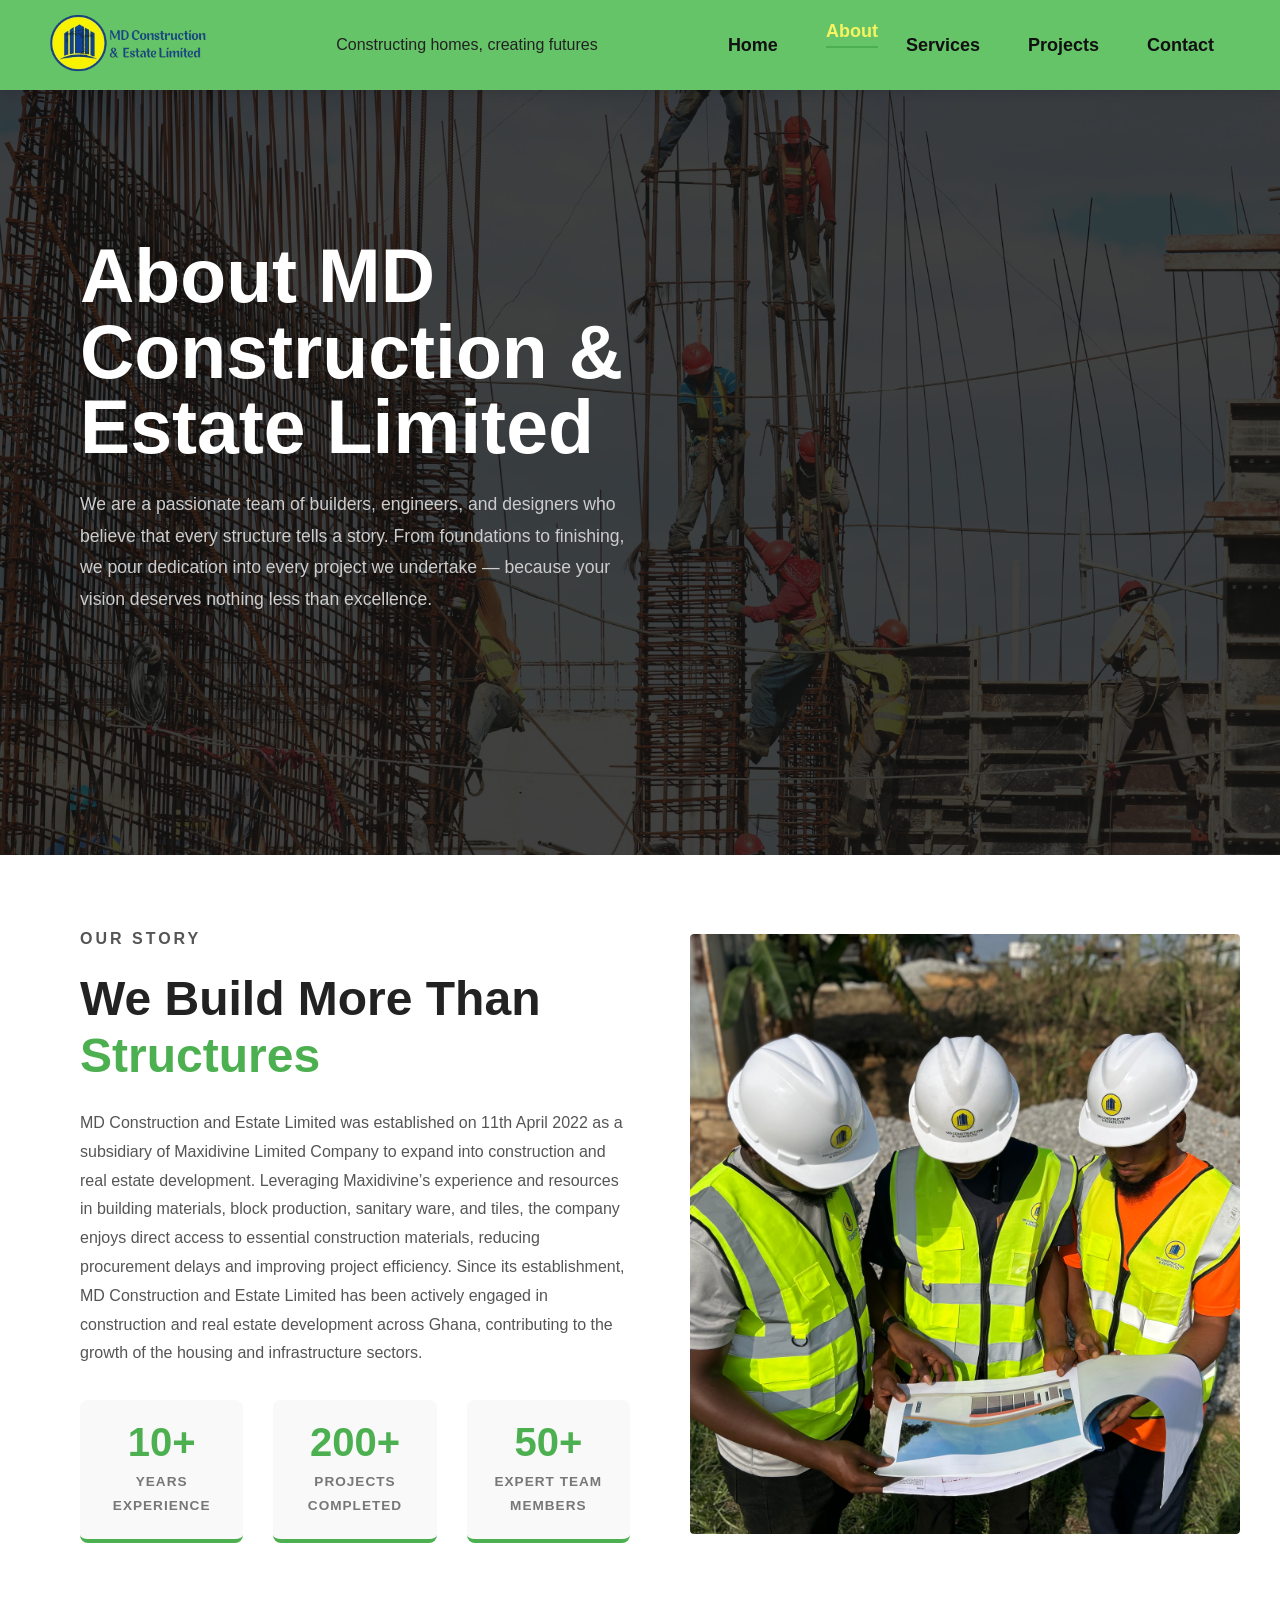
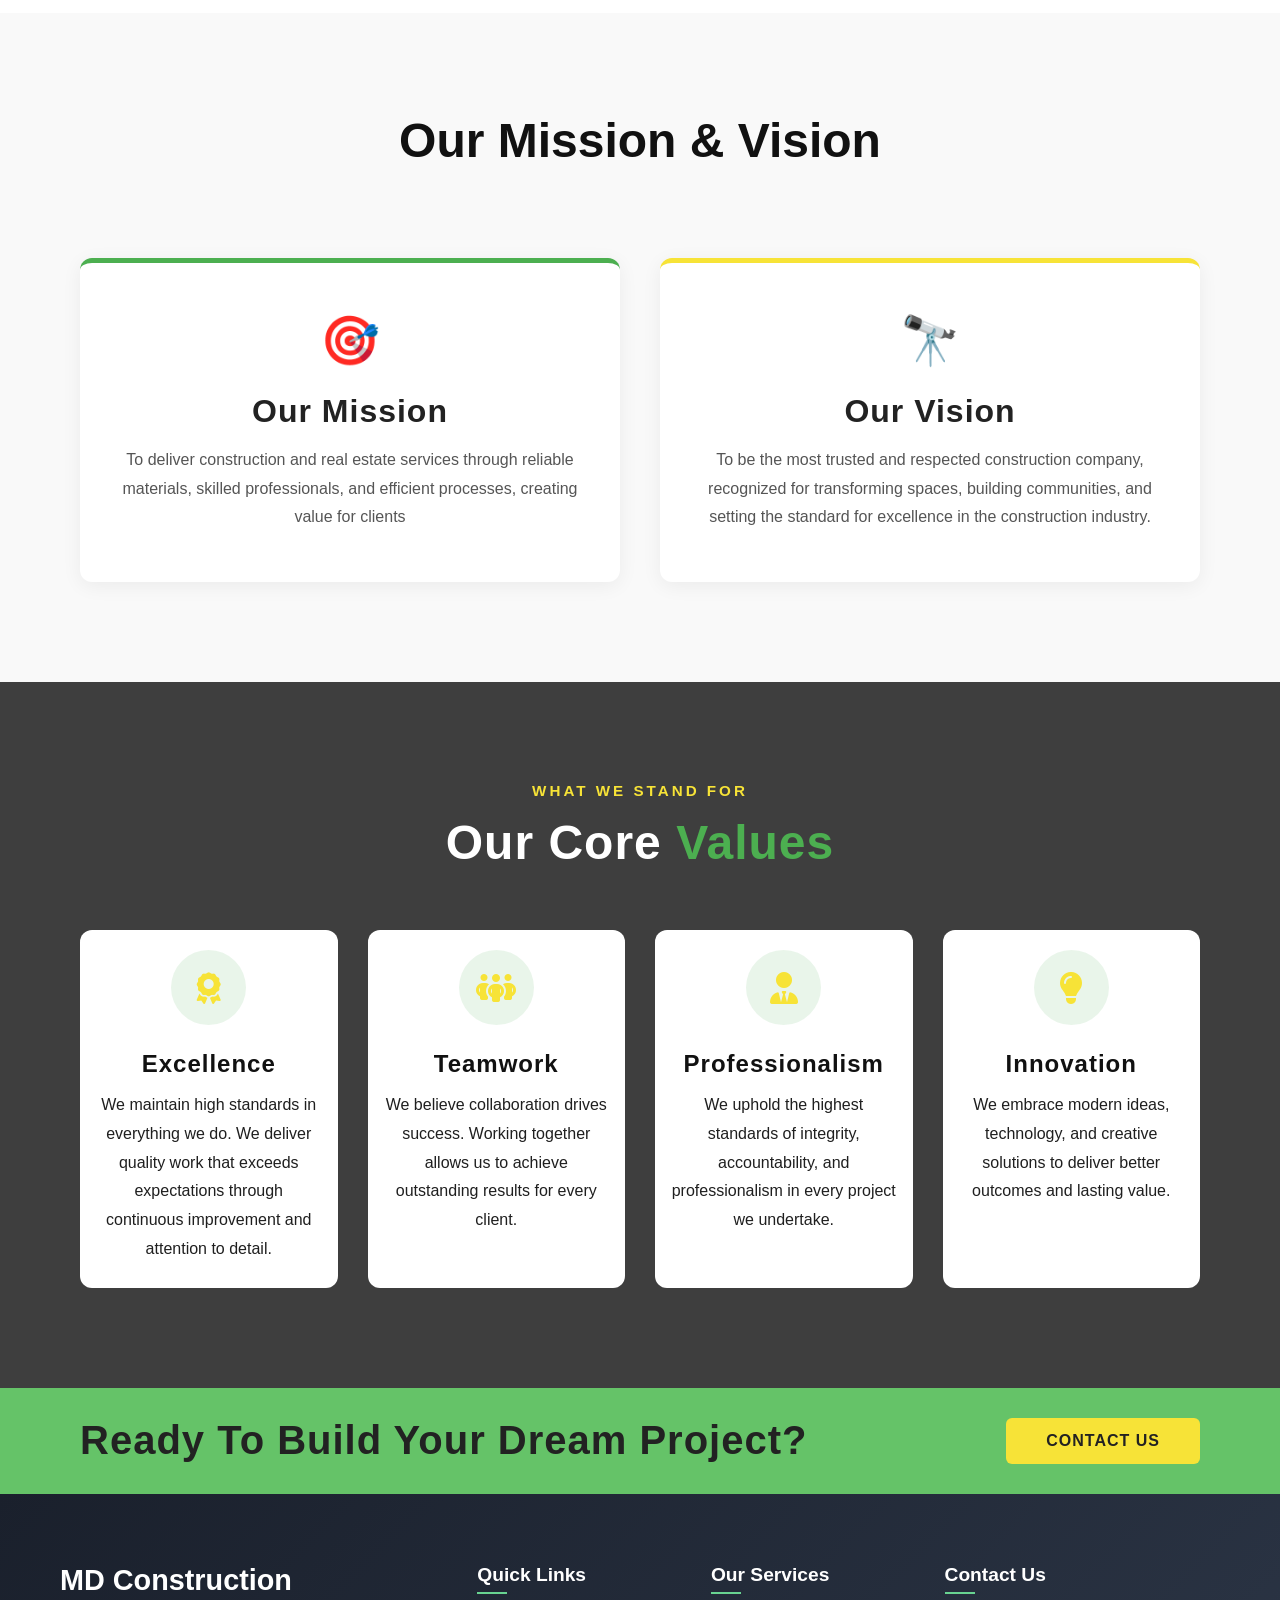
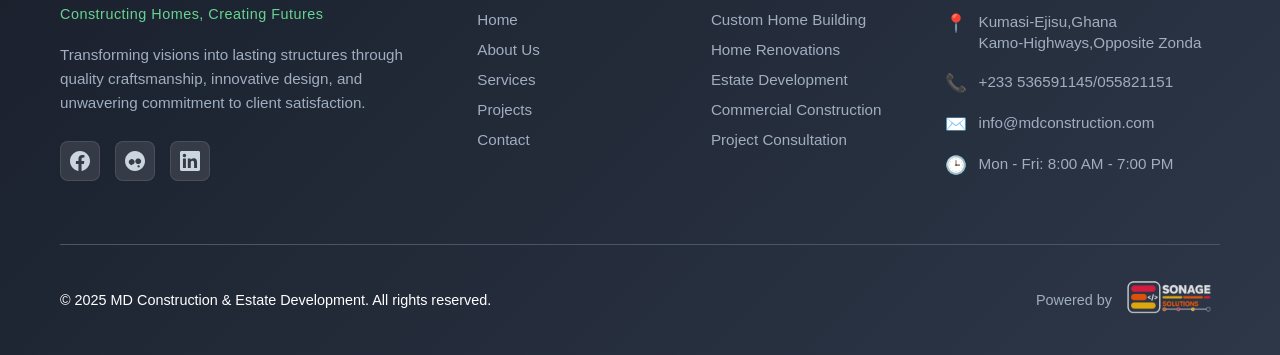
<file: about.html>
<!DOCTYPE html>
<html lang="en">
<head>
  <meta charset="UTF-8" />
  <meta name="viewport" content="width=device-width, initial-scale=1.0" />
  <title>About Us - MD Construction</title>
  <link rel="stylesheet" href="styles/about.css" />
  <link rel="stylesheet" href="https://cdnjs.cloudflare.com/ajax/libs/font-awesome/6.5.0/css/all.min.css" />
  <link href="https://fonts.googleapis.com/css2?family=Poppins:wght@400;600&display=swap" rel="stylesheet" />
  <link href="https://fonts.googleapis.com/css2?family=Work+Sans:wght@400;500;600&display=swap" rel="stylesheet">
  <link rel="stylesheet" href="https://cdnjs.cloudflare.com/ajax/libs/font-awesome/6.5.0/css/all.min.css">
  <link rel="stylesheet" href="https://fonts.googleapis.com/css2?family=Inter:wght@400;500;600;700&display=swap">
  <link href="https://cdn.jsdelivr.net/npm/aos@2.3.4/dist/aos.css" rel="stylesheet">
</head>
<body>

<!-- ===== Navbar Start ===== -->
<header class="nav-navbar">
  <div class="nav-container"><a href="index.html" class="logo"><img src="images/MD_CONSTRUCTION___ESTATE_LTD..-removebg-preview.png" alt="MD Logo" /></a> 
     <p>Constructing homes, creating futures</p>
    <nav class="nav">
      <ul class="nav-menu" id="navMenu">
        <li><a href="index.html">Home</a></li>
        <li><a href="about.html" class="active">About</a></li>
        <li class="dropdown">
        <a href="services.html" class="dropdown-toggle">Services</a>
    <span class="dropdown-arrow"><i class="fas fa-angle-down"></i></span>
    <ul class="dropdown-menu">
        <li><a href="#">Quantity Surveying</a></li>
        <li><a href="#">Architecture Work</a></li>
        <li><a href="#">U-drain Construction</a></li>
        <li><a href="#">Interior & Exterior design</a></li>
        <li><a href="#">Building Project</a></li>
        <li><a href="#">Land Surveying</a></li>
        <li><a href="#">Estimates</a></li>
        <li><a href="#">Consultancy Services</a></li>
    </ul>
</li>
        <li><a href="projects.html">Projects</a></li>
        <li><a href="contact.html">Contact</a></li>
      </ul>

<div class="hamburger" id="hamburger">
  <span></span>
  <span></span>
  <span></span>
</div>
  </nav>
  </div>
</header>
<!-- ===== Navbar End ===== -->


<!-- Hero Section -->
<section class="about-hero">
    <div class="about-hero-overlay"></div>
    <div class="about-hero-content">
        <h1>About MD Construction & Estate Limited</h1>
        <p class="about-hero-desc">We are a passionate team of builders, engineers, and designers who believe that every structure tells a story. From foundations to finishing, we pour dedication into every project we undertake — because your vision deserves nothing less than excellence.</p>
    </div>
</section>

<!-- Our Story Section -->
<section class="our-story">
    <div class="our-story-container">
        <div class="our-story-content">
            <p class="section-sub">Our Story</p>
            <h2>We Build More Than <span>Structures</span></h2>
            <p>MD Construction and Estate Limited was established on 11th April 2022
              as a subsidiary of Maxidivine Limited Company to expand into construction
               and real estate development. Leveraging Maxidivine’s experience and resources 
               in building materials, block production, sanitary ware, and tiles, the company
                enjoys direct access to essential construction materials, reducing procurement 
                delays and improving project efficiency. Since its establishment, MD Construction
                 and Estate Limited has been actively engaged in construction and real estate development 
                 across Ghana, contributing to the growth of the housing and infrastructure sectors.</p>
            <div class="our-story-stats">
                <div class="stat">
                    <h3>10+</h3>
                    <p>Years Experience</p>
                </div>
                <div class="stat">
                    <h3>200+</h3>
                    <p>Projects Completed</p>
                </div>
                <div class="stat">
                    <h3>50+</h3>
                    <p>Expert Team Members</p>
                </div>
            </div>
        </div>
        <div class="our-story-image">
            <img src="images/abt.jpg" alt="MD Construction Story">
        </div>
    </div>  
</section>

<!-- Mission & Vision Section -->
<section class="mission-vision">
    <h1 class="Heading">Our Mission & Vision</h1>
    <div class="mission-vision-container">
        <div class="mission-box">
            <div class="mv-icon">🎯</div>
            <h3>Our Mission</h3>
            <p>To deliver construction and real estate services through reliable materials, skilled professionals, and efficient processes, creating value for clients</p>
        </div>
        <div class="vision-box">
            <div class="mv-icon">🔭</div>
            <h3>Our Vision</h3>
            <p>To be the most trusted and respected construction company, recognized for transforming spaces, building communities, and setting the standard for excellence in the construction industry.</p>
        </div>
    </div>
</section>


<!-- Core Values Section -->
<section class="core-values">

    <div class="core-values-overlay"></div>

    <div class="core-values-container">

        <div class="core-values-header">
            <p class="section-sub">What We Stand For</p>
            <h2>Our Core <span>Values</span></h2>
        </div>

        <div class="core-values-grid">

            <!-- Excellence -->
            <div class="value-card">
                <div class="value-icon">
                    <i class="fas fa-award"></i>
                </div>

                <h4>Excellence</h4>

                <p>
                    We maintain high standards in everything we do. We deliver
                    quality work that exceeds expectations through continuous
                    improvement and attention to detail.
                </p>
            </div>

            <!-- Teamwork -->
            <div class="value-card">
                <div class="value-icon">
                    <i class="fas fa-people-group"></i>
                </div>

                <h4>Teamwork</h4>

                <p>
                    We believe collaboration drives success. Working together
                    allows us to achieve outstanding results for every client.
                </p>
            </div>

            <!-- Professionalism -->
            <div class="value-card">
                <div class="value-icon">
                    <i class="fas fa-user-tie"></i>
                </div>

                <h4>Professionalism</h4>

                <p>
                    We uphold the highest standards of integrity,
                    accountability, and professionalism in every project
                    we undertake.
                </p>
            </div>

            <!-- Innovation -->
            <div class="value-card">
                <div class="value-icon">
                    <i class="fas fa-lightbulb"></i>
                </div>

                <h4>Innovation</h4>

                <p>
                    We embrace modern ideas, technology, and creative solutions
                    to deliver better outcomes and lasting value.
                </p>
            </div>

        </div>

    </div>

</section>

<!-- CTA Section -->
<section class="about-cta">
    <div class="about-cta-content">
        <h2>Ready To Build Your <span>Dream Project?</span></h2>
        <a href="contact.html" class="cta-btn">Contact Us</a>
    </div>
</section>
  
<footer class="modern-footer">
    <div class="footer-container">
        <!-- Main Footer Content -->
        <div class="footer-main">
            <!-- Company Info -->
            <div class="footer-section company-info">
                <div class="footer-logo">
                    <h3>MD Construction</h3>
                    <span class="tagline">Constructing Homes, Creating Futures</span>
                </div>
                <p class="company-description">
                    Transforming visions into lasting structures through quality craftsmanship, 
                    innovative design, and unwavering commitment to client satisfaction.
                </p>
                <div class="social-links">
                    <a href="#" class="social-link" aria-label="Facebook">
                        <svg width="20" height="20" viewBox="0 0 24 24" fill="currentColor">
                            <path d="M24 12.073c0-6.627-5.373-12-12-12s-12 5.373-12 12c0 5.99 4.388 10.954 10.125 11.854v-8.385H7.078v-3.47h3.047V9.43c0-3.007 1.792-4.669 4.533-4.669 1.312 0 2.686.235 2.686.235v2.953H15.83c-1.491 0-1.956.925-1.956 1.874v2.25h3.328l-.532 3.47h-2.796v8.385C19.612 23.027 24 18.062 24 12.073z"/>
                        </svg>
                    </a>
                    <a href="#" class="social-link" aria-label="Instagram">
                        <svg width="20" height="20" viewBox="0 0 24 24" fill="currentColor">
                            <path d="M12.017 0C5.396 0 .029 5.367.029 11.987c0 6.62 5.367 11.987 11.988 11.987s11.987-5.367 11.987-11.987C24.014 5.367 18.647.001 12.017.001zM8.449 16.988c-1.297 0-2.448-.611-3.197-1.558-.749-.946-.949-2.157-.549-3.32.401-1.164 1.365-2.02 2.548-2.305 1.184-.286 2.415.048 3.297.855.882.807 1.247 1.995.949 3.17-.298 1.175-1.262 2.03-2.445 2.316-.299.072-.604.108-.903.108zm7.718 2.508c-.472 0-.894-.275-1.077-.725-.184-.45-.088-.96.248-1.312.336-.351.835-.497 1.324-.381.489.116.879.497 1.01.986.131.489-.021 1.01-.395 1.351-.235.213-.537.328-.847.328l-.263-.001zm2.479-5.209c-.32.45-.749.812-1.244 1.06-.495.247-1.045.373-1.603.367-.558-.006-1.105-.141-1.595-.397-.49-.256-.909-.624-1.221-1.075-.312-.451-.508-.971-.571-1.516-.063-.545.009-1.096.209-1.608.2-.511.521-.967.939-1.331.418-.364.921-.625 1.467-.761.546-.136 1.12-.142 1.669-.018.548.124 1.056.38 1.48.745.424.365.751.829.953 1.35.202.522.273 1.085.206 1.639-.067.554-.269 1.081-.589 1.529z"/>
                        </svg>
                    </a>
                    <a href="#" class="social-link" aria-label="LinkedIn">
                        <svg width="20" height="20" viewBox="0 0 24 24" fill="currentColor">
                            <path d="M20.447 20.452h-3.554v-5.569c0-1.328-.027-3.037-1.852-3.037-1.853 0-2.136 1.445-2.136 2.939v5.667H9.351V9h3.414v1.561h.046c.477-.9 1.637-1.85 3.37-1.85 3.601 0 4.267 2.37 4.267 5.455v6.286zM5.337 7.433c-1.144 0-2.063-.926-2.063-2.065 0-1.138.92-2.063 2.063-2.063 1.14 0 2.064.925 2.064 2.063 0 1.139-.925 2.065-2.064 2.065zm1.782 13.019H3.555V9h3.564v11.452zM22.225 0H1.771C.792 0 0 .774 0 1.729v20.542C0 23.227.792 24 1.771 24h20.451C23.2 24 24 23.227 24 22.271V1.729C24 .774 23.2 0 22.222 0h.003z"/>
                        </svg>
                    </a>
                </div>
            </div>

            <!-- Quick Links -->
            <div class="footer-section">
                <h4>Quick Links</h4>
                <ul class="footer-links">
                    <li><a href="/">Home</a></li>
                    <li><a href="/about.html">About Us</a></li>
                    <li><a href="/services.html">Services</a></li>
                    <li><a href="/projects.html">Projects</a></li>
                    <li><a href="/contact.html">Contact</a></li>
                </ul>
            </div>

            <!-- Services -->
            <div class="footer-section">
                <h4>Our Services</h4>
                <ul class="footer-links">
                    <li><a href="/custom-homes.html">Custom Home Building</a></li>
                    <li><a href="/renovations.html">Home Renovations</a></li>
                    <li><a href="/estate-development.html">Estate Development</a></li>
                    <li><a href="/commercial.html">Commercial Construction</a></li>
                    <li><a href="/consultation.html">Project Consultation</a></li>
                </ul>
            </div>

            <!-- Contact Info -->
            <div class="footer-section contact-info">
                <h4>Contact Us</h4>
                <div class="contact-item">
                    <div class="contact-icon">📍</div>
                    <div>
                        <p>Kumasi-Ejisu,Ghana</p>
                        <p>Kamo-Highways,Opposite Zonda</p>
                    </div>
                </div>
                <div class="contact-item">
                    <div class="contact-icon">📞</div>
                    <div>
                        <a href="tel:+1234567890">+233 536591145/055821151</a>
                    </div>
                </div>
                <div class="contact-item">
                    <div class="contact-icon">✉️</div>
                    <div>
                        <a href="mailto:info@mdconstruction.com">info@mdconstruction.com</a>
                    </div>
                </div>
                <div class="contact-item">
                    <div class="contact-icon">🕒</div>
                    <div>
                        <p>Mon - Fri: 8:00 AM - 7:00 PM</p>
                    </div>
                </div>
            </div>
        </div>

<!-- Footer Bottom -->
<div class="footer-bottom">
    <div class="footer-bottom-content">
        <div class="copyright">
            <p>&copy; 2025 MD Construction & Estate Development. All rights reserved.</p>
        </div>
        <div class="footer-legal">
            <p>Powered by 
                <a href="#" target="_blank" class="powered-link">
                    <img src="images/footer.logo-removebg-preview.png" alt="Sonage Solutions" class="powered-logo"/>
                </a>
            </p>
        </div>
    </div>
</div>
</footer>

<script src="about.js"></script>

</body>
</html>
</file>
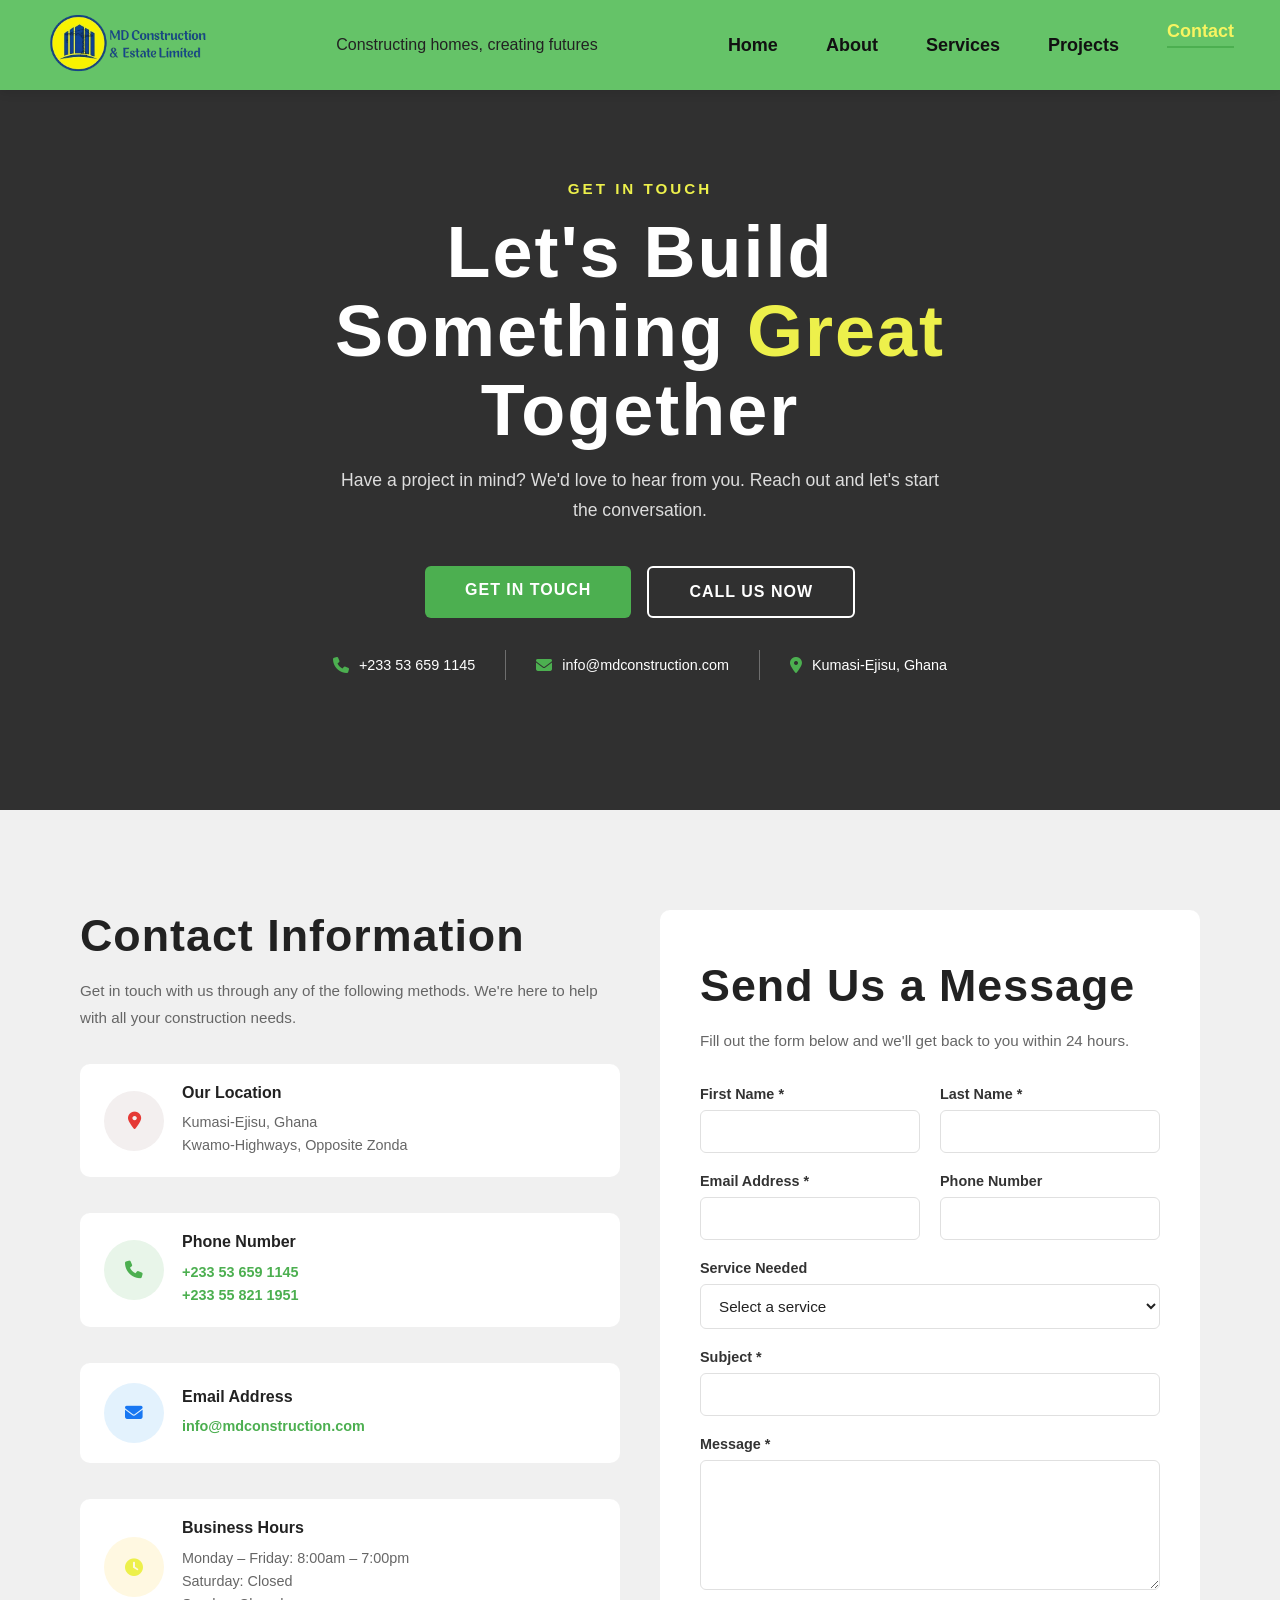
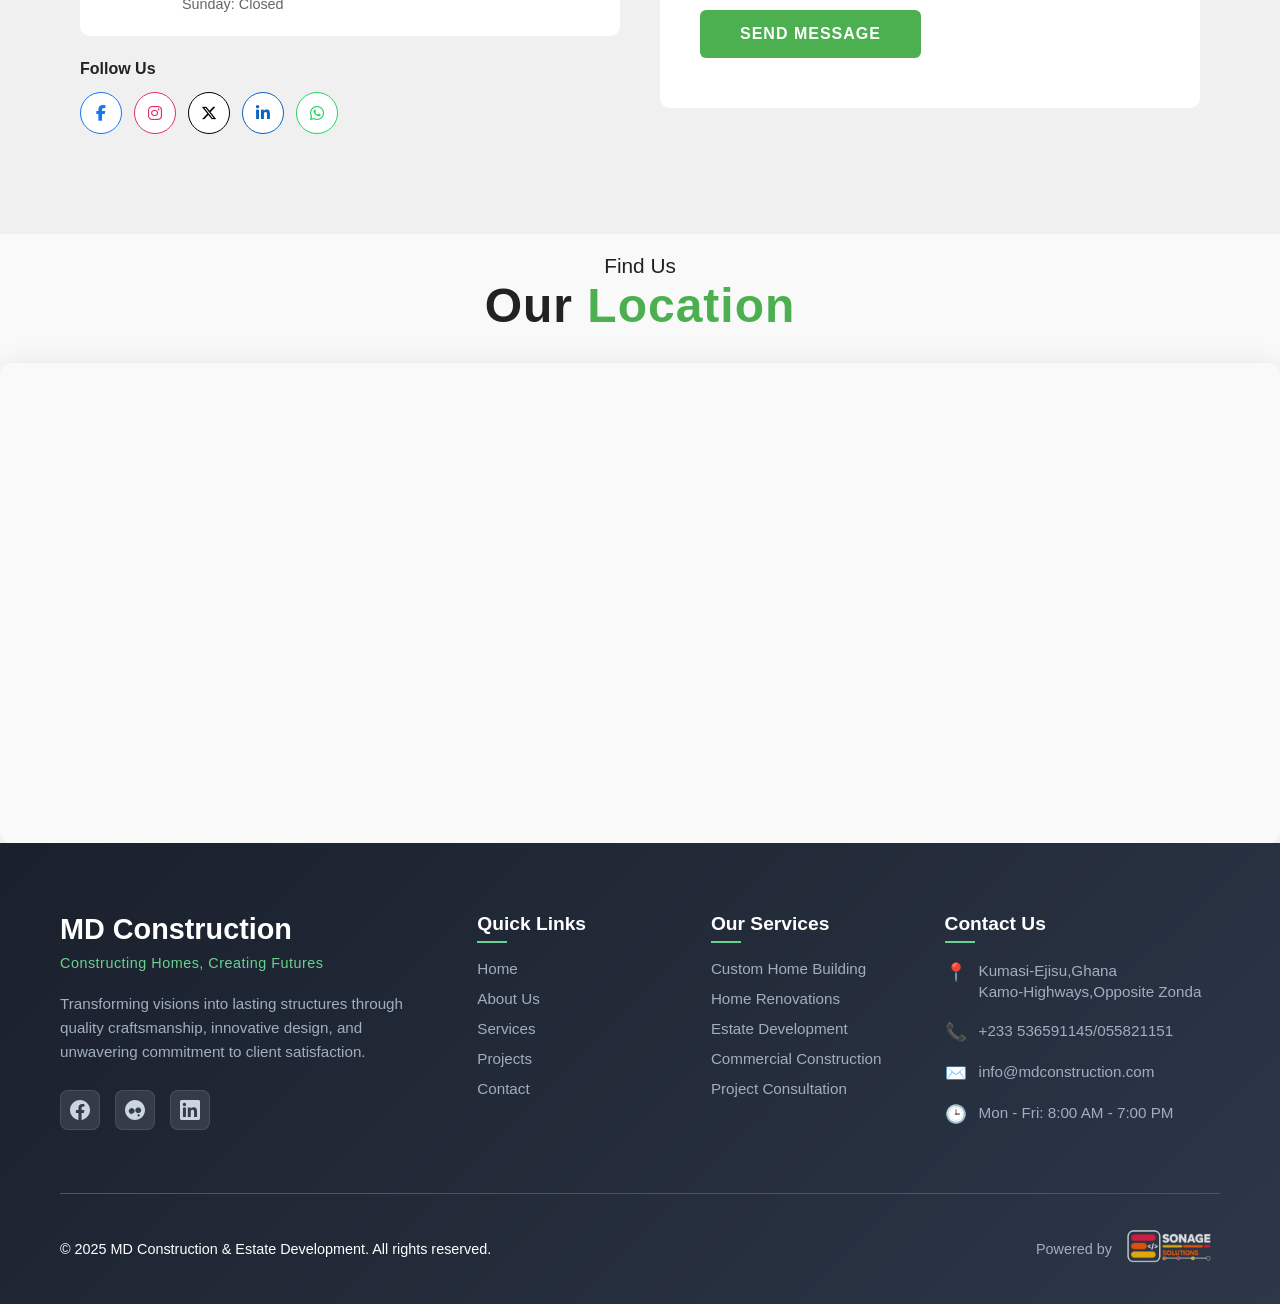
<file: contact.html>
<!DOCTYPE html>
<html lang="en">
<head>
  <meta charset="UTF-8" />
  <meta name="viewport" content="width=device-width, initial-scale=1.0" />
  <title>Contact Us - MD Construction</title>
  <link rel="stylesheet" href="styles/contact.css" />
  <link rel="stylesheet" href="https://cdnjs.cloudflare.com/ajax/libs/font-awesome/6.5.0/css/all.min.css" />
  <link href="https://fonts.googleapis.com/css2?family=Poppins:wght@400;600&display=swap" rel="stylesheet" />
  <link href="https://fonts.googleapis.com/css2?family=Work+Sans:wght@400;500;600&display=swap" rel="stylesheet">
  <link rel="stylesheet" href="https://cdnjs.cloudflare.com/ajax/libs/font-awesome/6.5.0/css/all.min.css">
  <link rel="stylesheet" href="https://fonts.googleapis.com/css2?family=Inter:wght@400;500;600;700&display=swap">
  <link href="https://cdn.jsdelivr.net/npm/aos@2.3.4/dist/aos.css" rel="stylesheet">
</head>
<body>

 <!-- ===== Navbar Start ===== -->
<header class="nav-navbar">
  <div class="nav-container"><a href="index.html" class="logo"><img src="images/MD_CONSTRUCTION___ESTATE_LTD..-removebg-preview.png" alt="MD Logo" /></a> 
     <p>Constructing homes, creating futures</p>
    <nav class="nav">
      <ul class="nav-menu" id="navMenu">
        <li><a href="index.html">Home</a></li>
        <li><a href="about.html">About</a></li>
        <li class="dropdown">
        <a href="services.html" class="dropdown-toggle">Services</a>
    <span class="dropdown-arrow"><i class="fas fa-angle-down"></i></span>
    <ul class="dropdown-menu">
        <li><a href="#">Quantity Surveying</a></li>
        <li><a href="#">Architecture Work</a></li>
        <li><a href="#">U-drain Construction</a></li>
        <li><a href="#">Interior & Exterior design</a></li>
        <li><a href="#">Building Project</a></li>
        <li><a href="#">Land Surveying</a></li>
        <li><a href="#">Estimates</a></li>
        <li><a href="#">Consultancy Services</a></li>
    </ul>
</li>
        <li><a href="projects.html">Projects</a></li>
        <li><a href="contact.html" class="active">Contact</a></li>
      </ul>

<div class="hamburger" id="hamburger">
  <span></span>
  <span></span>
  <span></span>
</div>
  </nav>
  </div>
</header>
<!-- ===== Navbar End ===== -->


<!-- Hero Section -->
<section class="contact-hero">
    <div class="contact-hero-overlay"></div>
    <div class="contact-hero-content">
        <p class="contact-hero-sub">Get In Touch</p>
        <h1>Let's Build Something <span>Great</span> Together</h1>
        <p class="contact-hero-desc">Have a project in mind? We'd love to hear from you. Reach out and let's start the conversation.</p>
        <div class="contact-hero-btns">
            <a href="#contact-main" class="hero-btn-primary">Get In Touch</a>
            <a href="tel:+233536591145" class="hero-btn-secondary">Call Us Now</a>
        </div>
        <div class="contact-hero-stats">
            <div class="hero-stat">
                <i class="fas fa-phone"></i>
                <span>+233 53 659 1145</span>
            </div>
            <div class="hero-stat-divider"></div>
            <div class="hero-stat">
                <i class="fas fa-envelope"></i>
                <span>info@mdconstruction.com</span>
            </div>
            <div class="hero-stat-divider"></div>
            <div class="hero-stat">
                <i class="fas fa-location-dot"></i>
                <span>Kumasi-Ejisu, Ghana</span>
            </div>
        </div>
    </div>
</section>

<!-- Contact Form & Info Section -->
<section class="contact-main">
    <div class="contact-main-container">

<!-- Contact Info -->
<div class="contact-info-wrap">
    <h2>Contact Information</h2>
    <p class="contact-info-desc">Get in touch with us through any of the following methods. We're here to help with all your construction needs.</p>
    <div class="contact-info-items">
        <div class="contact-info-item">
            <div class="info-icon location"><i class="fas fa-location-dot"></i></div>
            <div class="info-text">
                <h4>Our Location</h4>
                <p>Kumasi-Ejisu, Ghana</p>
                <p>Kwamo-Highways, Opposite Zonda</p>
            </div>
        </div>
        <div class="contact-info-item">
            <div class="info-icon phone"><i class="fas fa-phone"></i></div>
            <div class="info-text">
                <h4>Phone Number</h4>
                <p class="info-highlight">+233 53 659 1145</p>
                <p class="info-highlight">+233 55 821 1951</p>
            </div>
        </div>
        <div class="contact-info-item">
            <div class="info-icon email"><i class="fas fa-envelope"></i></div>
            <div class="info-text">
                <h4>Email Address</h4>
                <p class="info-highlight">info@mdconstruction.com</p>
            </div>
        </div>
        <div class="contact-info-item">
            <div class="info-icon hours"><i class="fas fa-clock"></i></div>
            <div class="info-text">
                <h4>Business Hours</h4>
                <p>Monday – Friday: 8:00am – 7:00pm</p>
                <p>Saturday: Closed</p>
                <p>Sunday: Closed</p>
            </div>
        </div>
    </div>
    <div class="contact-social">
        <h4>Follow Us</h4>
        <div class="social-icons">
            <a href="https://facebook.com" target="_blank" class="social-icon facebook"><i class="fab fa-facebook-f"></i></a>
            <a href="https://instagram.com" target="_blank" class="social-icon instagram"><i class="fab fa-instagram"></i></a>
            <a href="https://twitter.com" target="_blank" class="social-icon twitter"><i class="fab fa-x-twitter"></i></a>
            <a href="https://linkedin.com" target="_blank" class="social-icon linkedin"><i class="fab fa-linkedin-in"></i></a>
            <a href="https://wa.me/233536591145" target="_blank" class="social-icon whatsapp"><i class="fab fa-whatsapp"></i></a>
        </div>
    </div>
</div>
        <!-- Contact Form -->
        <div class="contact-form-wrap">
            <h2>Send Us a Message</h2>
            <p class="contact-info-desc">Fill out the form below and we'll get back to you within 24 hours.</p>
            <form class="contact-form" id="contactForm">
                <div class="form-row">
                    <div class="form-group">
                        <label for="firstName">First Name *</label>
                        <input type="text" id="firstName" required>
                    </div>
                    <div class="form-group">
                        <label for="lastName">Last Name *</label>
                        <input type="text" id="lastName" required>
                    </div>
                </div>
                <div class="form-row">
                    <div class="form-group">
                        <label for="email">Email Address *</label>
                        <input type="email" id="email" required>
                    </div>
                    <div class="form-group">
                        <label for="phone">Phone Number</label>
                        <input type="tel" id="phone">
                    </div>
                </div>
                <div class="form-group">
                    <label for="service">Service Needed</label>
                    <select id="service">
                        <option value="" disabled selected>Select a service</option>
                        <option value="residential">Residential Construction</option>
                        <option value="commercial">Commercial Construction</option>
                        <option value="renovation">Renovation & Remodeling</option>
                        <option value="consultation">Consultation</option>
                    </select>
                </div>
                <div class="form-group">
                    <label for="subject">Subject *</label>
                    <input type="text" id="subject" required>
                </div>
                <div class="form-group">
                    <label for="message">Message *</label>
                    <textarea id="message" rows="5" required></textarea>
                </div>
                <button type="submit" class="submit-btn">Send Message</button>
            </form>
        </div>

    </div>
</section>
       
<!-- Map Section -->
<section class="contact-map">
    <div class="contact-map-header">
        <p class="section-sub">Find Us</p>
        <h2>Our <span>Location</span></h2>
    </div>
    <div class="contact-map-embed">
        <iframe
            src="https://www.google.com/maps/embed?pb=!1m14!1m8!1m3!1d198.25780599336838!2d-1.494259!3d6.717823!3m2!1i1024!2i768!4f13.1!3m3!1m2!1s0xfdb94fa6191a7a9%3A0x8b3126b60b4f5b1a!2s6.717823%2C%20-1.494259!5e0!3m2!1sen!2sgh!4v1720198823000!5m2!1sen!2sgh"
            width="100%"
            height="100%"
            style="border: 0;"
            allowfullscreen=""
            loading="lazy"
            referrerpolicy="no-referrer-when-downgrade">
        </iframe>
    </div>
</section>
  
<footer class="modern-footer">
    <div class="footer-container">
        <!-- Main Footer Content -->
        <div class="footer-main">
            <!-- Company Info -->
            <div class="footer-section company-info">
                <div class="footer-logo">
                    <h3>MD Construction</h3>
                    <span class="tagline">Constructing Homes, Creating Futures</span>
                </div>
                <p class="company-description">
                    Transforming visions into lasting structures through quality craftsmanship, 
                    innovative design, and unwavering commitment to client satisfaction.
                </p>
                <div class="social-links">
                    <a href="#" class="social-link" aria-label="Facebook">
                        <svg width="20" height="20" viewBox="0 0 24 24" fill="currentColor">
                            <path d="M24 12.073c0-6.627-5.373-12-12-12s-12 5.373-12 12c0 5.99 4.388 10.954 10.125 11.854v-8.385H7.078v-3.47h3.047V9.43c0-3.007 1.792-4.669 4.533-4.669 1.312 0 2.686.235 2.686.235v2.953H15.83c-1.491 0-1.956.925-1.956 1.874v2.25h3.328l-.532 3.47h-2.796v8.385C19.612 23.027 24 18.062 24 12.073z"/>
                        </svg>
                    </a>
                    <a href="#" class="social-link" aria-label="Instagram">
                        <svg width="20" height="20" viewBox="0 0 24 24" fill="currentColor">
                            <path d="M12.017 0C5.396 0 .029 5.367.029 11.987c0 6.62 5.367 11.987 11.988 11.987s11.987-5.367 11.987-11.987C24.014 5.367 18.647.001 12.017.001zM8.449 16.988c-1.297 0-2.448-.611-3.197-1.558-.749-.946-.949-2.157-.549-3.32.401-1.164 1.365-2.02 2.548-2.305 1.184-.286 2.415.048 3.297.855.882.807 1.247 1.995.949 3.17-.298 1.175-1.262 2.03-2.445 2.316-.299.072-.604.108-.903.108zm7.718 2.508c-.472 0-.894-.275-1.077-.725-.184-.45-.088-.96.248-1.312.336-.351.835-.497 1.324-.381.489.116.879.497 1.01.986.131.489-.021 1.01-.395 1.351-.235.213-.537.328-.847.328l-.263-.001zm2.479-5.209c-.32.45-.749.812-1.244 1.06-.495.247-1.045.373-1.603.367-.558-.006-1.105-.141-1.595-.397-.49-.256-.909-.624-1.221-1.075-.312-.451-.508-.971-.571-1.516-.063-.545.009-1.096.209-1.608.2-.511.521-.967.939-1.331.418-.364.921-.625 1.467-.761.546-.136 1.12-.142 1.669-.018.548.124 1.056.38 1.48.745.424.365.751.829.953 1.35.202.522.273 1.085.206 1.639-.067.554-.269 1.081-.589 1.529z"/>
                        </svg>
                    </a>
                    <a href="#" class="social-link" aria-label="LinkedIn">
                        <svg width="20" height="20" viewBox="0 0 24 24" fill="currentColor">
                            <path d="M20.447 20.452h-3.554v-5.569c0-1.328-.027-3.037-1.852-3.037-1.853 0-2.136 1.445-2.136 2.939v5.667H9.351V9h3.414v1.561h.046c.477-.9 1.637-1.85 3.37-1.85 3.601 0 4.267 2.37 4.267 5.455v6.286zM5.337 7.433c-1.144 0-2.063-.926-2.063-2.065 0-1.138.92-2.063 2.063-2.063 1.14 0 2.064.925 2.064 2.063 0 1.139-.925 2.065-2.064 2.065zm1.782 13.019H3.555V9h3.564v11.452zM22.225 0H1.771C.792 0 0 .774 0 1.729v20.542C0 23.227.792 24 1.771 24h20.451C23.2 24 24 23.227 24 22.271V1.729C24 .774 23.2 0 22.222 0h.003z"/>
                        </svg>
                    </a>
                </div>
            </div>

            <!-- Quick Links -->
            <div class="footer-section">
                <h4>Quick Links</h4>
                <ul class="footer-links">
                    <li><a href="/">Home</a></li>
                    <li><a href="/about.html">About Us</a></li>
                    <li><a href="/services.html">Services</a></li>
                    <li><a href="/projects.html">Projects</a></li>
                    <li><a href="/contact.html">Contact</a></li>
                </ul>
            </div>

            <!-- Services -->
            <div class="footer-section">
                <h4>Our Services</h4>
                <ul class="footer-links">
                    <li><a href="/custom-homes.html">Custom Home Building</a></li>
                    <li><a href="/renovations.html">Home Renovations</a></li>
                    <li><a href="/estate-development.html">Estate Development</a></li>
                    <li><a href="/commercial.html">Commercial Construction</a></li>
                    <li><a href="/consultation.html">Project Consultation</a></li>
                </ul>
            </div>

            <!-- Contact Info -->
            <div class="footer-section contact-info">
                <h4>Contact Us</h4>
                <div class="contact-item">
                    <div class="contact-icon">📍</div>
                    <div>
                        <p>Kumasi-Ejisu,Ghana</p>
                        <p>Kamo-Highways,Opposite Zonda</p>
                    </div>
                </div>
                <div class="contact-item">
                    <div class="contact-icon">📞</div>
                    <div>
                        <a href="tel:+1234567890">+233 536591145/055821151</a>
                    </div>
                </div>
                <div class="contact-item">
                    <div class="contact-icon">✉️</div>
                    <div>
                        <a href="mailto:info@mdconstruction.com">info@mdconstruction.com</a>
                    </div>
                </div>
                <div class="contact-item">
                    <div class="contact-icon">🕒</div>
                    <div>
                        <p>Mon - Fri: 8:00 AM - 7:00 PM</p>
                    </div>
                </div>
            </div>
        </div>

<!-- Footer Bottom -->
<div class="footer-bottom">
    <div class="footer-bottom-content">
        <div class="copyright">
            <p>&copy; 2025 MD Construction & Estate Development. All rights reserved.</p>
        </div>
        <div class="footer-legal">
            <p>Powered by 
                <a href="#" target="_blank" class="powered-link">
                    <img src="images/footer.logo-removebg-preview.png" alt="Sonage Solutions" class="powered-logo"/>
                </a>
            </p>
        </div>
    </div>
</div>
</footer>

<script src="contact.js"></script>
</body>
</html>
</file>
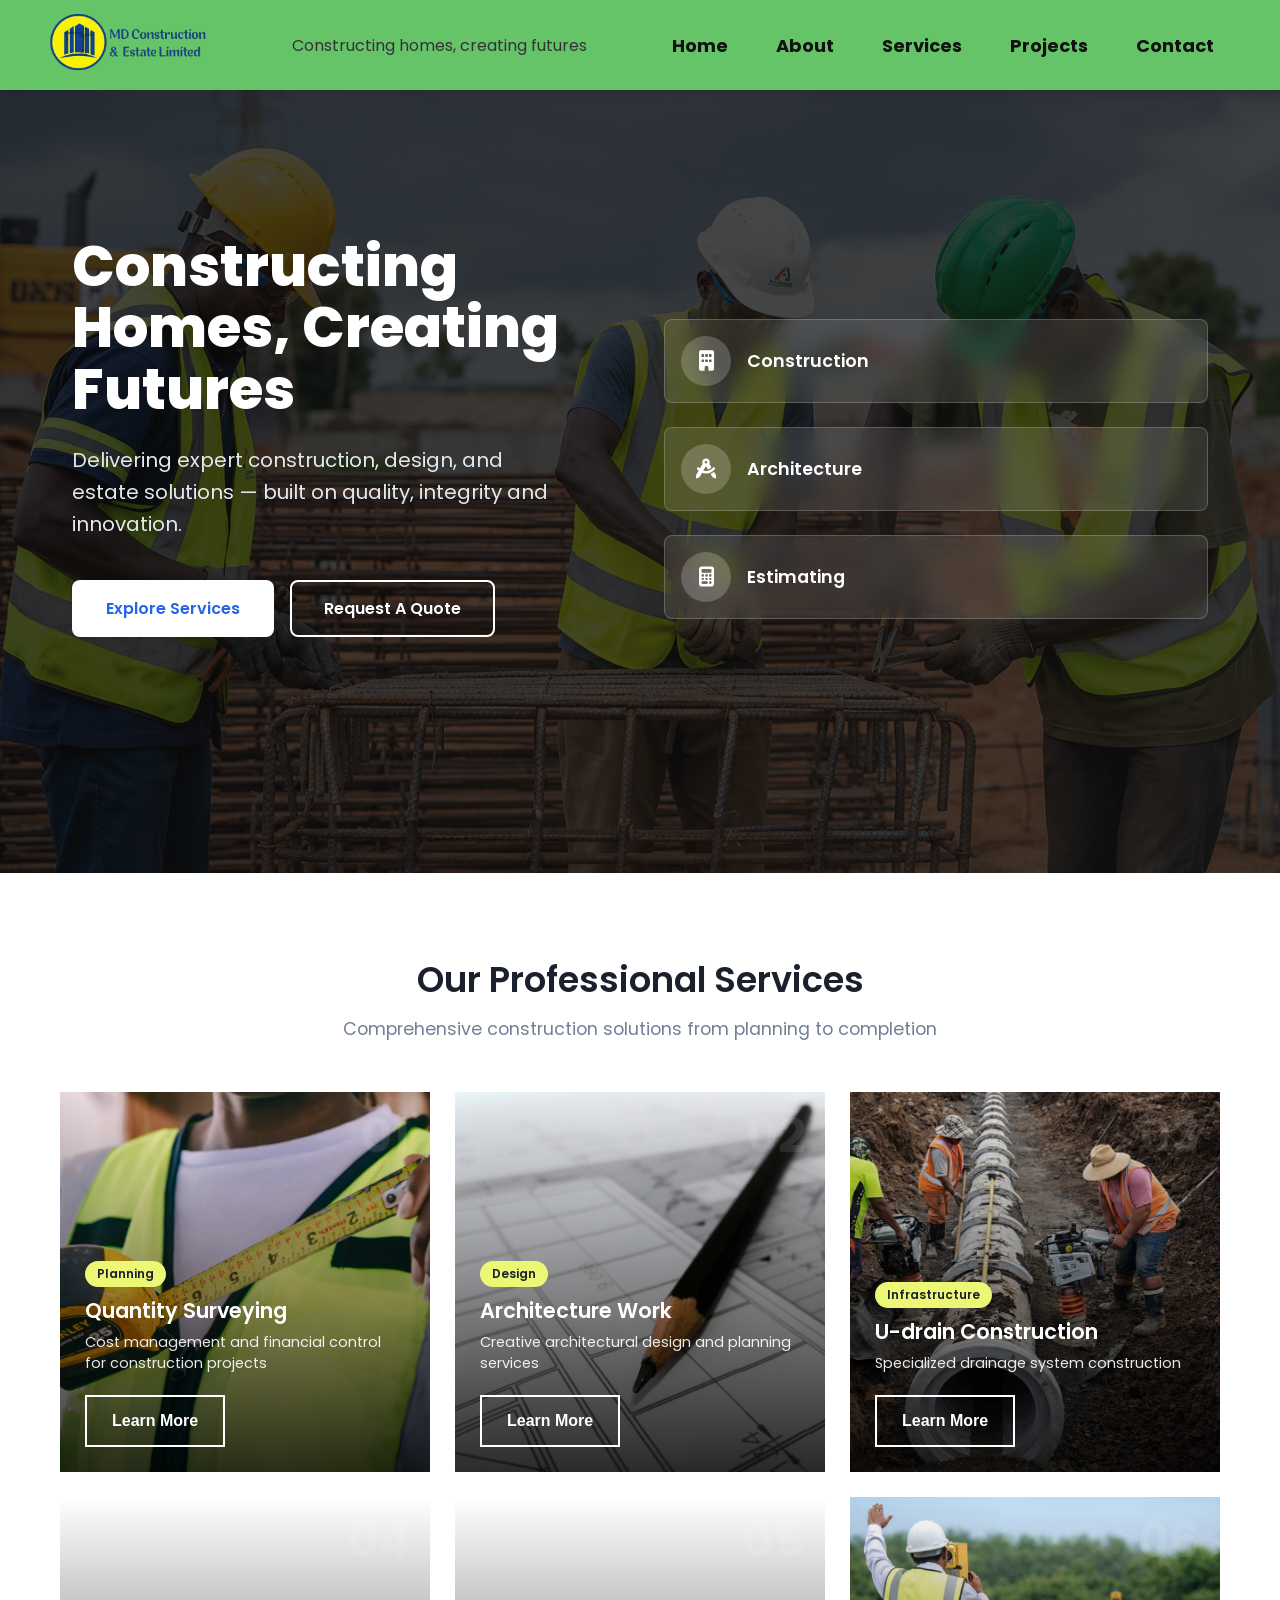
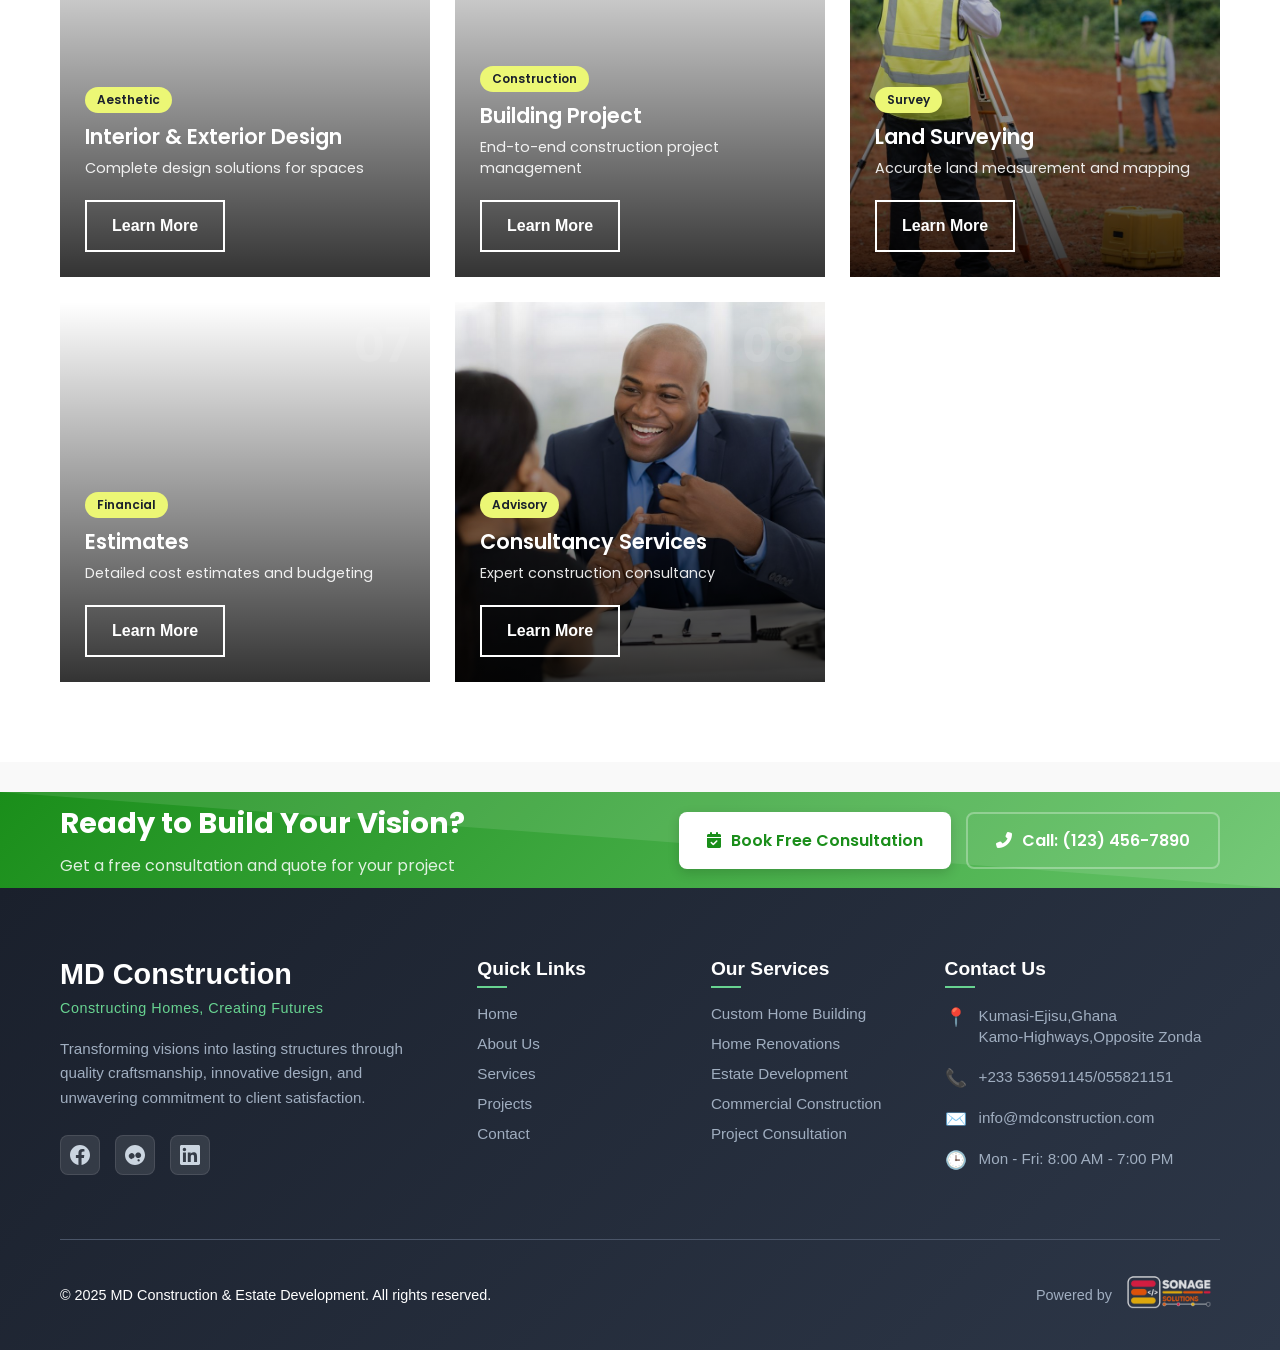
<file: services.html>
<!DOCTYPE html>
<html lang="en">
<head>
  <meta charset="UTF-8" />
  <meta name="viewport" content="width=device-width, initial-scale=1.0" />
  <title>Services</title>
  <link rel="stylesheet" href="styles/services.css" />
  <link rel="stylesheet" href="https://cdnjs.cloudflare.com/ajax/libs/font-awesome/6.5.0/css/all.min.css" />
  <link href="https://fonts.googleapis.com/css2?family=Poppins:wght@400;600&display=swap" rel="stylesheet" />
  <link href="https://fonts.googleapis.com/css2?family=Work+Sans:wght@400;500;600&display=swap" rel="stylesheet">
  <link rel="stylesheet" href="https://cdnjs.cloudflare.com/ajax/libs/font-awesome/6.5.0/css/all.min.css">
  <link rel="stylesheet" href="https://fonts.googleapis.com/css2?family=Inter:wght@400;500;600;700&display=swap">
  <link href="https://cdn.jsdelivr.net/npm/aos@2.3.4/dist/aos.css" rel="stylesheet">
</head>
<body>

<!-- ===== Navbar Start ===== -->
<header class="nav-navbar">
  <div class="nav-container"><a href="index.html" class="logo"><img src="images/MD_CONSTRUCTION___ESTATE_LTD..-removebg-preview.png" alt="MD Logo" /></a> 
     <p>Constructing homes, creating futures</p>
    <nav class="nav">
      <ul class="nav-menu" id="navMenu">
        <li><a href="index.html">Home</a></li>
        <li><a href="about.html">About</a></li>
        <li class="dropdown">
        <a href="services.html" class="dropdown-toggle">Services</a>
    <span class="dropdown-arrow"><i class="fas fa-angle-down"></i></span>
    <ul class="dropdown-menu">
        <li><a href="#">Quantity Surveying</a></li>
        <li><a href="#">Architecture Work</a></li>
        <li><a href="#">U-drain Construction</a></li>
        <li><a href="#">Interior & Exterior design</a></li>
        <li><a href="#">Building Project</a></li>
        <li><a href="#">Land Surveying</a></li>
        <li><a href="#">Estimates</a></li>
        <li><a href="#">Consultancy Services</a></li>
    </ul>
</li>
        <li><a href="projects.html">Projects</a></li>
        <li><a href="contact.html">Contact</a></li>
      </ul>

<div class="hamburger" id="hamburger">
  <span></span>
  <span></span>
  <span></span>
</div>
  </nav>
  </div>
</header>
<!-- ===== Navbar End ===== -->


<!-- ===== Services Hero Start ===== -->
<section class="services-hero" id="services-hero">
  <div class="hero-background">
    <div class="hero-bg-image" role="img" aria-label="Construction site background"></div>
    <div class="hero-overlay"></div>
  </div>
  <div class="hero-inner container">
    <div class="hero-content">
      <div class="hero-text">
        <h1 class="hero-title">Constructing Homes, Creating Futures</h1>
        <p class="hero-subtitle">
          Delivering expert construction, design, and estate solutions — built on quality, integrity and innovation.
        </p>

        <div class="hero-ctas">
          <a class="btn btn-primary" href="#services-grid">Explore Services</a>
          <a class="btn btn-secondary" href="contact.html">Request A Quote</a>
        </div>
      </div>
    
      <div class="hero-features">
        <div class="feature">
          <div class="feature-icon">
            <i class="fas fa-building"></i>
          </div>
          <span class="feature-text">Construction</span>
        </div>
        <div class="feature">
          <div class="feature-icon">
            <i class="fas fa-drafting-compass"></i>
          </div>
          <span class="feature-text">Architecture</span>
        </div>
        <div class="feature">
          <div class="feature-icon">
            <i class="fas fa-calculator"></i>
          </div>
          <span class="feature-text">Estimating</span>
        </div>
      </div>
    </div>
  </div>
</section>
<!-- ===== Services Hero End ===== -->

<section class="services-overlay-grid">
    <div class="services-container">
        <div class="section-header">
            <h2>Our Professional Services</h2>
            <p>Comprehensive construction solutions from planning to completion</p>
        </div>
        
        <div class="overlay-grid">
            <!-- 1. Quantity Surveying -->
            <div class="overlay-card" data-service="quantity">
                <div class="card-bg" style="background-image: url('images/quantity\ survey.jpg');"></div>
                <div class="card-overlay"></div>
                <div class="card-content">
                    <div class="service-number">01</div>
                    <div class="service-tag">Planning</div>
                    <h3>Quantity Surveying</h3>
                    <p>Cost management and financial control for construction projects</p>
                    <button class="learn-more-btn">Learn More</button>
                </div>
            </div>

            <!-- 2. Architecture Work -->
            <div class="overlay-card" data-service="architecture">
                <div class="card-bg" style="background-image: url('images/Archi.jpg');"></div>
                <div class="card-overlay"></div>
                <div class="card-content">
                    <div class="service-number">02</div>
                    <div class="service-tag">Design</div>
                    <h3>Architecture Work</h3>
                    <p>Creative architectural design and planning services</p>
                    <button class="learn-more-btn">Learn More</button>
                </div>
            </div>

            <!-- 3. U-drain Construction -->
            <div class="overlay-card" data-service="udrain">
                <div class="card-bg" style="background-image: url('images/udrain.jpeg');"></div>
                <div class="card-overlay"></div>
                <div class="card-content">
                    <div class="service-number">03</div>
                    <div class="service-tag">Infrastructure</div>
                    <h3>U-drain Construction</h3>
                    <p>Specialized drainage system construction</p>
                    <button class="learn-more-btn">Learn More</button>
                </div>
            </div>

            <!-- 4. Interior & Exterior Design -->
            <div class="overlay-card" data-service="design">
                <div class="card-bg" style="background-image: url('https://images.unsplash.com/photo-1618220179428-22790b461013?ixlib=rb-4.0.3&auto=format&fit=crop&w=800&q=80');"></div>
                <div class="card-overlay"></div>
                <div class="card-content">
                    <div class="service-number">04</div>
                    <div class="service-tag">Aesthetic</div>
                    <h3>Interior & Exterior Design</h3>
                    <p>Complete design solutions for spaces</p>
                    <button class="learn-more-btn">Learn More</button>
                </div>
            </div>

            <!-- 5. Building Project -->
            <div class="overlay-card" data-service="building">
                <div class="card-bg" style="background-image: url('https://images.unsplash.com/photo-1504307651254-35680f356dfd?ixlib=rb-4.0.3&auto=format&fit=crop&w=800&q=80');"></div>
                <div class="card-overlay"></div>
                <div class="card-content">
                    <div class="service-number">05</div>
                    <div class="service-tag">Construction</div>
                    <h3>Building Project</h3>
                    <p>End-to-end construction project management</p>
                    <button class="learn-more-btn">Learn More</button>
                </div>
            </div>

            <!-- 6. Land Surveying -->
            <div class="overlay-card" data-service="survey">
                <div class="card-bg" style="background-image: url('images/land\ surveying.jpeg');"></div>
                <div class="card-overlay"></div>
                <div class="card-content">
                    <div class="service-number">06</div>
                    <div class="service-tag">Survey</div>
                    <h3>Land Surveying</h3>
                    <p>Accurate land measurement and mapping</p>
                    <button class="learn-more-btn">Learn More</button>
                </div>
            </div>

            <!-- 7. Estimates -->
            <div class="overlay-card" data-service="estimates">
                <div class="card-bg" style="background-image: url('https://images.unsplash.com/photo-1554224155-6726b3ff858f?ixlib=rb-4.0.3&auto=format&fit=crop&w=800&q=80');"></div>
                <div class="card-overlay"></div>
                <div class="card-content">
                    <div class="service-number">07</div>
                    <div class="service-tag">Financial</div>
                    <h3>Estimates</h3>
                    <p>Detailed cost estimates and budgeting</p>
                    <button class="learn-more-btn">Learn More</button>
                </div>
            </div>

            <!-- 8. Consultancy Services -->
            <div class="overlay-card" data-service="consultancy">
                <div class="card-bg" style="background-image: url('images/consultancy.jpeg');"></div>
                <div class="card-overlay"></div>
                <div class="card-content">
                    <div class="service-number">08</div>
                    <div class="service-tag">Advisory</div>
                    <h3>Consultancy Services</h3>
                    <p>Expert construction consultancy</p>
                    <button class="learn-more-btn">Learn More</button>
                </div>
            </div>
        </div>
    </div>
</section>

<!-- Simple Popup Modal -->
<div id="serviceModal" class="service-modal">
    <div class="modal-overlay"></div>
    <div class="modal-content">
        <button class="modal-close">&times;</button>
        <div class="modal-body">
            <!-- Content will be inserted here -->
        </div>
    </div>
</div>

 <!-- ===== Bottom CTA Bar ===== -->
<div class="bottom-cta-bar">
  <div class="cta-container">
    <div class="cta-content">
      <div class="cta-text">
        <h3>Ready to Build Your Vision?</h3>
        <p>Get a free consultation and quote for your project</p>
      </div>
      <div class="cta-actions">
        <a href="contact.html" class="cta-btn primary">
          <i class="fas fa-calendar-check"></i> Book Free Consultation
        </a>
        <a href="tel:+1234567890" class="cta-btn secondary">
          <i class="fas fa-phone-alt"></i> Call: (123) 456-7890
        </a>
      </div>
    </div>
  </div>
</div>

           


<footer class="modern-footer">
    <div class="footer-container">
        <!-- Main Footer Content -->
        <div class="footer-main">
            <!-- Company Info -->
            <div class="footer-section company-info">
                <div class="footer-logo">
                    <h3>MD Construction</h3>
                    <span class="tagline">Constructing Homes, Creating Futures</span>
                </div>
                <p class="company-description">
                    Transforming visions into lasting structures through quality craftsmanship, 
                    innovative design, and unwavering commitment to client satisfaction.
                </p>
                <div class="social-links">
                    <a href="#" class="social-link" aria-label="Facebook">
                        <svg width="20" height="20" viewBox="0 0 24 24" fill="currentColor">
                            <path d="M24 12.073c0-6.627-5.373-12-12-12s-12 5.373-12 12c0 5.99 4.388 10.954 10.125 11.854v-8.385H7.078v-3.47h3.047V9.43c0-3.007 1.792-4.669 4.533-4.669 1.312 0 2.686.235 2.686.235v2.953H15.83c-1.491 0-1.956.925-1.956 1.874v2.25h3.328l-.532 3.47h-2.796v8.385C19.612 23.027 24 18.062 24 12.073z"/>
                        </svg>
                    </a>
                    <a href="#" class="social-link" aria-label="Instagram">
                        <svg width="20" height="20" viewBox="0 0 24 24" fill="currentColor">
                            <path d="M12.017 0C5.396 0 .029 5.367.029 11.987c0 6.62 5.367 11.987 11.988 11.987s11.987-5.367 11.987-11.987C24.014 5.367 18.647.001 12.017.001zM8.449 16.988c-1.297 0-2.448-.611-3.197-1.558-.749-.946-.949-2.157-.549-3.32.401-1.164 1.365-2.02 2.548-2.305 1.184-.286 2.415.048 3.297.855.882.807 1.247 1.995.949 3.17-.298 1.175-1.262 2.03-2.445 2.316-.299.072-.604.108-.903.108zm7.718 2.508c-.472 0-.894-.275-1.077-.725-.184-.45-.088-.96.248-1.312.336-.351.835-.497 1.324-.381.489.116.879.497 1.01.986.131.489-.021 1.01-.395 1.351-.235.213-.537.328-.847.328l-.263-.001zm2.479-5.209c-.32.45-.749.812-1.244 1.06-.495.247-1.045.373-1.603.367-.558-.006-1.105-.141-1.595-.397-.49-.256-.909-.624-1.221-1.075-.312-.451-.508-.971-.571-1.516-.063-.545.009-1.096.209-1.608.2-.511.521-.967.939-1.331.418-.364.921-.625 1.467-.761.546-.136 1.12-.142 1.669-.018.548.124 1.056.38 1.48.745.424.365.751.829.953 1.35.202.522.273 1.085.206 1.639-.067.554-.269 1.081-.589 1.529z"/>
                        </svg>
                    </a>
                    <a href="#" class="social-link" aria-label="LinkedIn">
                        <svg width="20" height="20" viewBox="0 0 24 24" fill="currentColor">
                            <path d="M20.447 20.452h-3.554v-5.569c0-1.328-.027-3.037-1.852-3.037-1.853 0-2.136 1.445-2.136 2.939v5.667H9.351V9h3.414v1.561h.046c.477-.9 1.637-1.85 3.37-1.85 3.601 0 4.267 2.37 4.267 5.455v6.286zM5.337 7.433c-1.144 0-2.063-.926-2.063-2.065 0-1.138.92-2.063 2.063-2.063 1.14 0 2.064.925 2.064 2.063 0 1.139-.925 2.065-2.064 2.065zm1.782 13.019H3.555V9h3.564v11.452zM22.225 0H1.771C.792 0 0 .774 0 1.729v20.542C0 23.227.792 24 1.771 24h20.451C23.2 24 24 23.227 24 22.271V1.729C24 .774 23.2 0 22.222 0h.003z"/>
                        </svg>
                    </a>
                </div>
            </div>

            <!-- Quick Links -->
            <div class="footer-section">
                <h4>Quick Links</h4>
                <ul class="footer-links">
                    <li><a href="/">Home</a></li>
                    <li><a href="/about.html">About Us</a></li>
                    <li><a href="/services.html">Services</a></li>
                    <li><a href="/projects.html">Projects</a></li>
                    <li><a href="/contact.html">Contact</a></li>
                </ul>
            </div>

            <!-- Services -->
            <div class="footer-section">
                <h4>Our Services</h4>
                <ul class="footer-links">
                    <li><a href="/custom-homes.html">Custom Home Building</a></li>
                    <li><a href="/renovations.html">Home Renovations</a></li>
                    <li><a href="/estate-development.html">Estate Development</a></li>
                    <li><a href="/commercial.html">Commercial Construction</a></li>
                    <li><a href="/consultation.html">Project Consultation</a></li>
                </ul>
            </div>

            <!-- Contact Info -->
            <div class="footer-section contact-info">
                <h4>Contact Us</h4>
                <div class="contact-item">
                    <div class="contact-icon">📍</div>
                    <div>
                        <p>Kumasi-Ejisu,Ghana</p>
                        <p>Kamo-Highways,Opposite Zonda</p>
                    </div>
                </div>
                <div class="contact-item">
                    <div class="contact-icon">📞</div>
                    <div>
                        <a href="tel:+1234567890">+233 536591145/055821151</a>
                    </div>
                </div>
                <div class="contact-item">
                    <div class="contact-icon">✉️</div>
                    <div>
                        <a href="mailto:info@mdconstruction.com">info@mdconstruction.com</a>
                    </div>
                </div>
                <div class="contact-item">
                    <div class="contact-icon">🕒</div>
                    <div>
                        <p>Mon - Fri: 8:00 AM - 7:00 PM</p>
                    </div>
                </div>
            </div>
        </div>

<!-- Footer Bottom -->
<div class="footer-bottom">
    <div class="footer-bottom-content">
        <div class="copyright">
            <p>&copy; 2025 MD Construction & Estate Development. All rights reserved.</p>
        </div>
        <div class="footer-legal">
            <p>Powered by 
                <a href="#" target="_blank" class="powered-link">
                    <img src="images/footer.logo-removebg-preview.png" alt="Sonage Solutions" class="powered-logo"/>
                </a>
            </p>
        </div>
    </div>
</div>
</footer>

<script src="services.js"></script>
</body>
</html>
</file>
<file: styles/about.css>
/* --------------------------------------------------
   CLEAN NAVBAR — WORKS PERFECTLY DESKTOP + MOBILE
-------------------------------------------------- */

/* Reset */
* {
  margin: 0;
  padding: 0;
  box-sizing: border-box;
}

html,
body {
  margin: 0;
  padding: 0;
  width: 100%;
  overflow-x: hidden;
  font-family: "Poppins", sans-serif;
  background: #f9f9f9;
  color: #333;
}

.nav-navbar {
  width: 100%;
  background: #65c368;
  position: fixed;
  top: 0;
  left: 0;
  z-index: 9999;
  box-shadow: 0 2px 10px rgba(0,0,0,0.12);
}

.nav-container {
  top: 0;
  left: 0;
  max-width: 1200px;
  margin: auto;
  padding: 6px;
  display: flex;
  align-items: center;
  justify-content: space-between;
  height: 90px;
}

/* LOGO */
.logo img {
  width: 160px;
  margin-left: 0px;
}

/* Desktop Menu */
.nav-menu {
  display: flex;
  list-style: none;
  align-items: center;
  gap: 28px;
}

.nav-menu li a {
  color: #111;
  text-decoration: none;
  font-size: 18px;
  font-weight: 700;
  transition: .3s ease;
  margin-right: 20px;
}

.nav-menu li a:hover {
  color: #3f53c1;
}

/* DROPDOWN DESKTOP */
.dropdown {
  position: relative;
}

.dropdown-menu {
  position: absolute;
  top: 42px;
  left: 0;
  width: 220px;
  background: #fff;
  padding: 10px 0;
  border-radius: 6px;
  display: none;
  opacity: 0;
  transform: translateY(10px);
  transition: .3s ease;
  box-shadow: 0 2px 12px rgba(0,0,0,0.15);
}

.dropdown-menu li a {
  display: block;
  padding: 10px 18px;
  color: #222;
  font-size: 15px;
}

.dropdown-menu li a:hover {
  background: #f7c04a;
  color: #fff;
}

.dropdown:hover .dropdown-menu {
  display: block;
  opacity: 1;
  transform: translateY(0);
}

/* HAMBURGER */
.hamburger {
  font-size: 30px;
  display: none;
  color: #111;
  cursor: pointer;
}

/* HAMBURGER ANIMATION */
.hamburger {
  width: 27px;
  height: 25px;
  display: none;
  flex-direction: column;
  justify-content: space-between;
  cursor: pointer;
}

.hamburger span {
  display: block;
  height: 4px;
  width: 100%;
  background: #111;
  border-radius: 3px;
  transition: 0.4s ease;
}

/* Transform to X */
.hamburger.active span:nth-child(1) {
  transform: translateY(11px) rotate(45deg);
}
.hamburger.active span:nth-child(2) {
  opacity: 0;
}
.hamburger.active span:nth-child(3) {
  transform: translateY(-11px) rotate(-45deg);
}


/* --------------------------------------------------
      MOBILE RESPONSIVE STYLING
-------------------------------------------------- */
@media (max-width: 768px) {
.nav-menu {
  position: fixed;
  top: 0;
  right: -100%;
  height: 100vh;   /* <-- this is why the height is always full screen */
  width: 260px;
  background: #ecf775;
  flex-direction: column;
  padding-top: 100px;
  gap: 25px;
  box-shadow: -3px 0 10px rgba(0,0,0,0.15);
  transition: .4s ease;
  overflow-y: auto;
}


  .nav-menu.active {
    top: 0;
  }

  .hamburger {
    display: flex;
  }

  /* Disable hover dropdown */
  .dropdown:hover .dropdown-menu {
    display: none;
  }

  /* Mobile dropdown click-to-open */
  /* Mobile dropdown click-to-open */
  .dropdown-menu {
    position: relative;
    top: 0;
    left: 0;
    width: 100%;
    background: #fbfbf8;
    border-radius: 0;
    box-shadow: none;
    display: none;
    opacity: 1;
    transform: translateY(0);
    padding: 0;
    max-height: 0;
    overflow: hidden;
    transition: max-height 0.3s ease;
  }

  .dropdown.active .dropdown-menu {
    display: block;
    max-height: 500px;
  }
}

@media (max-width: 768px) {
  .nav-menu.active {
    right: 0;      /* ← SHOW MENU */
  }
}

/* ── ACTIVE NAV LINK ── */
.nav-menu li a.active {
    color: #f7f461;
    font-weight: 800;
}

.nav-menu li a.active::after {
    content: '';
    display: block;
    height: 2px;
    background: #4caf50;
    margin-top: 4px;
}


.dropdown {
    position: relative;
}

.dropdown-arrow {
    display: none;
}

@media (max-width: 768px) {
    .dropdown {
        display: flex;
        flex-wrap: wrap;
        align-items: center;
        justify-content: space-between;
    }

    .dropdown-toggle {
        flex: 1;
    }

    .dropdown-arrow {
        display: inline-flex;
        padding: 10px 15px;
        cursor: pointer;
    }

    .dropdown-menu {
        width: 100%;
    }
}


@media (max-width: 768px) {
  .nav-menu.active {
    right: 0;      /* ← SHOW MENU */
  }
}


/* ── GLOBAL RESET ── */
* {
    margin: 0;
    padding: 0;
    box-sizing: border-box;
}

body {
    font-family: 'Open Sans', sans-serif;
    background-color: #f9f9f9;
    color: #222;
}

/* ── ACTIVE NAV LINK ── */
.nav-menu li a.active {
    color: #f7f461;
    font-weight: 800;
}

.nav-menu li a.active::after {
    content: '';
    display: block;
    height: 2px;
    background: #4caf50;
    margin-top: 4px;
}

@media (max-width: 768px) {
  .nav-menu li a.active {
    color: #4caf50;
    font-weight: 800;
}
}




/* ── HERO SECTION ── */
.about-hero {
    position: relative;
    width: 100%;
    height: 95vh;
    background: url(../images/wh.jpg) center/cover no-repeat;
    display: flex;
    align-items: center;
    justify-content: flex-start;
}

.about-hero-overlay {
    position: absolute;
    inset: 0;
    background: #111111cc;
}

.about-hero-content {
    position: relative;
    z-index: 1;
    padding: 0 80px;
    max-width: 750px;
    display: flex;
    flex-direction: column;
    gap: 1.5rem;
    animation: slideIn 1s ease forwards;
}

@keyframes slideIn {
    from {
        opacity: 0;
        transform: translateX(-60px);
    }
    to {
        opacity: 1;
        transform: translateX(0);
    }
}

.about-hero-content h1 {
    font-family: 'Bebas Neue', sans-serif;
    font-size: 4.7rem;
    line-height: 1;
    letter-spacing: 0;
    color: #fff;
    display: flex;
}

.about-hero-content h1 span {
    color: #f7e337;
}

.about-hero-desc {
    font-size: 1.1rem;
    color: #ccc;
    line-height: 1.8;
    max-width: 560px;
}

/* ── HERO RESPONSIVE ── */
@media (max-width: 768px) {
    .about-hero {
        height: 90vh;
    }

    .about-hero-content {
        padding: 0 25px;
    }

    .about-hero-content h1 {
        font-size: 3.2rem;
    }

    .about-hero-desc {
        font-size: 1rem;
    }
}

@media (max-width: 480px) {
    .about-hero-content h1 {
        font-size: 2.6rem;
    }

    .about-hero-desc {
        font-size: 0.95rem;
    }
}





/* ── OUR STORY SECTION ── */
.our-story {
    padding: 70px 10px;
    background-color: #fff;
}

.our-story-container {
    display: flex;
    align-items: center;
    gap: 60px;
    max-width: 1200px;
    margin: 0 auto;
}

.our-story-image {
    width: 100%;
    flex: 1;
    border-radius: 4px;
    overflow: hidden;
}

.our-story-image img {
    width: 100%;
    height: 600px;
    object-fit: cover;
    display: block;
    border-radius: 3px;
}

.our-story-content {
    flex: 1;
    margin-left: 40px;
}

.section-sub {
    font-size: 0.95rem;
    font-weight: 600;
    letter-spacing: 3px;
    text-transform: uppercase;
    color: #4caf50;
    margin-bottom: 1rem;
}

.our-story-content h2 {
    font-family: 'Bebas Neue', sans-serif;
    font-size: 3rem;
    line-height: 1.2;
    color: #222;
    margin-bottom: 1.5rem;
}

.our-story-content h2 span {
    color: #4caf50;
}

.our-story-content p {
    font-size: 1rem;
    color: #555;
    line-height: 1.8;
    margin-bottom: 1rem;
}

.our-story-stats {
    display: flex;
    gap: 30px;
    margin-top: 2rem;
}

.stat {
    text-align: center;
    background: #f9f9f9;
    border-bottom: 4px solid #4caf50;
    padding: 20px 25px;
    border-radius: 8px;
    flex: 1;
}

.stat h3 {
    font-family: 'Bebas Neue', sans-serif;
    font-size: 2.5rem;
    color: #4caf50;
    margin-bottom: 0.3rem;
}

.stat p {
    font-size: 0.85rem;
    color: #777;
    margin: 0;
    font-weight: 600;
    text-transform: uppercase;
    letter-spacing: 1px;
}

/* ── OUR STORY RESPONSIVE ── */
@media (max-width: 768px) {
    .our-story {
        padding: 60px 0;
    }

    .our-story-container {
        flex-direction: column;
        gap: 40px;
    }

    .our-story-image {
        width: 100%;
        border-radius: 0;
    }

    .our-story-image img {
        height: 450px;
        width: 100%;
        border-radius: 0;
    }

    .our-story-content {
        padding: 0 15px;
        margin-right: 30px;
    }

    .our-story-content h2 {
        font-size: 2.5rem;
    }

    .our-story-stats {
        gap: 15px;
    }

    .stat {
        padding: 15px 10px;
    }

    .stat h3 {
        font-size: 2rem;
    }
}

@media (max-width: 480px) {
    .our-story-content h2 {
        font-size: 2.2rem;
    }

    .our-story-stats {
        flex-direction: column;
    }

    .stat {
        padding: 15px 20px;
    }
}


/* ── MISSION & VISION SECTION ── */
.mission-vision {
    padding: 100px 80px;
    background-color: #f9f9f9;
}

.Heading {
    font-family: 'Bebas Neue', sans-serif;
    font-size: 3rem;
    text-align: center;
    color: #111;
    margin-bottom: 90px;
}

.mission-vision-container {
    display: flex;
    gap: 40px;
    max-width: 1200px;
    margin: 0 auto;
}

.mission-box,
.vision-box {
    flex: 1;
    background: #fff;
    border-radius: 12px;
    padding: 50px 40px;
    text-align: center;
    box-shadow: 0 4px 20px rgba(0, 0, 0, 0.06);
    transition: transform 0.3s ease, box-shadow 0.3s ease;
}

.mission-box {
    border-top: 5px solid #4caf50;
}

.vision-box {
    border-top: 5px solid #f7e337;
}

.mission-box:hover,
.vision-box:hover {
    transform: translateY(-8px);
    box-shadow: 0 12px 30px rgba(0, 0, 0, 0.1);
}

.mv-icon {
    font-size: 3rem;
    margin-bottom: 1.5rem;
}

.mission-box h3,
.vision-box h3 {
    font-family: 'Bebas Neue', sans-serif;
    font-size: 2rem;
    color: #222;
    margin-bottom: 1rem;
    letter-spacing: 1px;
}

.mission-box p,
.vision-box p {
    font-size: 1rem;
    color: #555;
    line-height: 1.8;
}

/* ── MISSION & VISION RESPONSIVE ── */
@media (max-width: 768px) {
    .mission-vision {
        padding: 60px 25px;
    }

    .mission-vision-container {
        flex-direction: column;
        gap: 30px;
    }

    .mission-box,
    .vision-box {
        padding: 40px 25px;
    }

    .mission-box h3,
    .vision-box h3 {
        font-size: 1.7rem;
    }
}

@media (max-width: 480px) {
    .mission-box,
    .vision-box {
        padding: 30px 20px;
    }

    .mission-box h3,
    .vision-box h3 {
        font-size: 1.5rem;
    }

    .mv-icon {
        font-size: 2.5rem;
    }
}


/* ── CORE VALUES SECTION ── */
.core-values {
    position: relative;
    padding: 100px 80px;
    background: url('https://images.unsplash.com/photo-1503387762-592deb58ef4e?w=1600') center/cover no-repeat;
}

.core-values-overlay {
    position: absolute;
    inset: 0;
    background: rgba(0, 0, 0, 0.75);
}

.core-values-container {
    position: relative;
    z-index: 1;
    max-width: 1200px;
    margin: 0 auto;
}

.core-values-header {
    text-align: center;
    margin-bottom: 60px;
}

.core-values-header .section-sub {
    color: #f7e337;
}

.core-values-header h2 {
    font-family: 'Bebas Neue', sans-serif;
    font-size: 3rem;
    color: #fff;
    letter-spacing: 1px;
}

.core-values-header h2 span {
    color: #4caf50;
}

.core-values-grid {
    display: grid;
    grid-template-columns: repeat(4, 1fr);
    gap: 30px;
}

.value-card {
    background: #fff;
    backdrop-filter: blur(6px);
    border-radius: 12px;
    padding: 20px 15px;
    text-align: center;
    border-bottom: 4px solid transparent;
    transition: transform 0.3s ease, border-color 0.3s ease, box-shadow 0.3s ease;
}

.value-card:hover {
    transform: translateY(-8px);
    border-bottom-color: #f7e337;
    box-shadow: 0 12px 30px rgba(0, 0, 0, 0.3);
}

.value-icon{
    width:75px;
    height:75px;
    margin:0 auto 25px;
    border-radius:50%;
    background:rgba(76,175,80,.12);
    display:flex;
    justify-content:center;
    align-items:center;
    transition:.35s ease;
}

.value-icon i{
    font-size:32px;
    color: #f7e337;
    transition:.35s ease;
}

.value-card:hover .value-icon{
    background:#4CAF50;
    transform:translateY(-6px);
}

.value-card:hover .value-icon i{
    color:#fff;
}

.value-card h4 {
    font-family: 'Bebas Neue', sans-serif;
    font-size: 1.5rem;
    color: #111;
    margin-bottom: 0.8rem;
    letter-spacing: 1px;
}

.value-card p {
    font-size: 1rem;
    font-weight: 300;
    color: #1f1f1f;
    line-height: 1.8;
}

/* ── CORE VALUES RESPONSIVE ── */
@media (max-width: 1024px) {
    .core-values-grid {
        grid-template-columns: repeat(2, 1fr);
    }
}

@media (max-width: 768px) {
    .core-values {
        padding: 60px 25px;
    }

    .core-values-header h2 {
        font-size: 2.2rem;
    }

    .core-values-grid {
        grid-template-columns: repeat(2, 1fr);
        gap: 20px;
    }

    .value-card {
        padding: 40px 20px;
    }
}

@media (max-width: 480px) {
    .core-values-grid {
        grid-template-columns: 1fr;
    }

    .core-values-header h2 {
        font-size: 1.8rem;
    }

    .value-card {
        padding: 35px 20px;
    }

    .value-icon {
        font-size: 2rem;
    }
}


/* ── ABOUT CTA SECTION ── */
.about-cta {
    background-color: #65c368;
    padding: 30px 80px;
}

.about-cta-content {
    max-width: 1200px;
    margin: 0 auto;
    display: flex;
    align-items: center;
    justify-content: space-between;
    gap: 30px;
}

.about-cta-content h2 {
    font-family: 'Bebas Neue', sans-serif;
    font-size: 2.5rem;
    color: #222;
    letter-spacing: 1px;
    margin: 0;
}

.cta-btn {
    display: inline-block;
    background-color: #f7e337;
    color: #222;
    text-decoration: none;
    padding: 14px 40px;
    border-radius: 6px;
    font-size: 1rem;
    font-weight: 700;
    letter-spacing: 1px;
    text-transform: uppercase;
    white-space: nowrap;
    transition: background-color 0.3s ease, color 0.3s ease, transform 0.3s ease;
}

.cta-btn:hover {
    background-color: #f7e337;
    color: #222;
    transform: translateY(-3px);
}

/* ── ABOUT CTA RESPONSIVE ── */
@media (max-width: 768px) {
    .about-cta {
        padding: 40px 25px;
    }

    .about-cta-content {
        flex-direction: column;
        text-align: center;
    }

    .about-cta-content h2 {
        font-size: 2rem;
    }
}

@media (max-width: 480px) {
    .about-cta-content h2 {
        font-size: 1.7rem;
    }

    .cta-btn {
        padding: 12px 30px;
        font-size: 0.9rem;
    }
}



.modern-footer {
    background: linear-gradient(135deg, #1a202c 0%, #2d3748 100%);
    color: #e2e8f0;
    padding: 70px 0 0;
    font-family: 'Arial', sans-serif;
    width: 100%;
}

.footer-container {
    max-width: 1200px;
    margin: 0 auto;
    padding: 0 20px;
}

.footer-main {
    display: grid;
    grid-template-columns: 2fr 1fr 1fr 1.5fr;
    gap: 50px;
    padding-bottom: 50px;
    border-bottom: 1px solid #4a5568;
}

.footer-section h4 {
    color: white;
    font-size: 1.2rem;
    font-weight: 600;
    margin-bottom: 25px;
    position: relative;
}

.footer-section h4::after {
    content: '';
    position: absolute;
    bottom: -8px;
    left: 0;
    width: 30px;
    height: 2px;
    background: #68d391;
}

.company-info { padding-right: 20px; }

.footer-logo h3 {
    color: white;
    font-size: 1.8rem;
    font-weight: 700;
    margin-bottom: 8px;
}

.tagline {
    color: #68d391;
    font-size: 0.9rem;
    font-weight: 500;
    letter-spacing: 0.5px;
}

.company-description {
    color: #a0aec0;
    line-height: 1.6;
    margin: 20px 0;
    font-size: 0.95rem;
}

.social-links {
    display: flex;
    gap: 15px;
    margin-top: 25px;
}

.social-link {
    width: 40px;
    height: 40px;
    background: rgba(255, 255, 255, 0.1);
    border-radius: 8px;
    display: flex;
    align-items: center;
    justify-content: center;
    color: #cbd5e0;
    transition: all 0.3s ease;
    border: 1px solid rgba(255, 255, 255, 0.1);
}

.social-link:hover {
    background: #68d391;
    color: white;
    transform: translateY(-2px);
    box-shadow: 0 5px 15px rgba(104, 211, 145, 0.3);
}

.footer-links {
    list-style: none;
    padding: 0;
    margin: 0;
}

.footer-links li { margin-bottom: 12px; }

.footer-links a {
    color: #a0aec0;
    text-decoration: none;
    transition: all 0.3s ease;
    font-size: 0.95rem;
    position: relative;
    padding-left: 0;
}

.footer-links a:hover {
    color: #68d391;
    padding-left: 8px;
}

.footer-links a::before {
    content: '▸';
    position: absolute;
    left: -12px;
    opacity: 0;
    transition: all 0.3s ease;
    color: #68d391;
}

.footer-links a:hover::before {
    opacity: 1;
    left: -8px;
}

.contact-info .contact-item {
    display: flex;
    align-items: flex-start;
    gap: 12px;
    margin-bottom: 18px;
}

.contact-icon {
    font-size: 1.1rem;
    margin-top: 2px;
    flex-shrink: 0;
}

.contact-item p,
.contact-item a {
    color: #a0aec0;
    text-decoration: none;
    font-size: 0.95rem;
    line-height: 1.4;
    margin: 0;
    transition: color 0.3s ease;
}

.contact-item a:hover { color: #68d391; }

/* Footer Bottom */
.footer-bottom {
    padding: 5px 0;
    overflow: hidden;
}

.footer-bottom-content {
    display: flex;
    justify-content: space-between;
    align-items: center;
}

.copyright p {
    color: #fff;
    font-size: 0.9rem;
    margin: 0;
}

/* Powered by */
.footer-legal {
    display: flex;
    align-items: center;
    gap: 10px;
}

.footer-legal p {
    display: flex;
    align-items: center;
    gap: 8px;
    color: #a0aec0;
    font-size: 0.9rem;
    margin: 0;
}

.powered-link {
    display: flex;
    align-items: center;
}

.powered-logo {
    height: 100px;
    max-height: 100px;
    width: auto;
    object-fit: contain;
    opacity: 0.85;
    transition: opacity 0.3s ease;
}

.powered-link:hover .powered-logo {
    opacity: 1;
}

/* Responsive */
@media (max-width: 1024px) {
    .footer-main { grid-template-columns: 1fr 1fr; gap: 40px; }
    .company-info { grid-column: 1 / -1; }
}

@media (max-width: 768px) {
    .modern-footer { padding: 50px 0 0; }
    .footer-main { grid-template-columns: 1fr; gap: 35px; padding-bottom: 40px; }
    .footer-bottom-content { flex-direction: column; gap: 15px; text-align: center; }
    .footer-legal { flex-wrap: wrap; justify-content: center; }
    .company-info { padding-right: 0; text-align: center; }
    .footer-section h4::after { left: 50%; transform: translateX(-50%); }
}

@media (max-width: 480px) {
    .footer-container { padding: 0 15px; }
    .footer-main { gap: 30px; }
    .social-links { justify-content: center; }
}
</file>
<file: styles/contact.css>
/* --------------------------------------------------
   CLEAN NAVBAR — WORKS PERFECTLY DESKTOP + MOBILE
-------------------------------------------------- */

/* Reset */
* {
  margin: 0;
  padding: 0;
  box-sizing: border-box;
}

html,
body {
  margin: 0;
  padding: 0;
  width: 100%;
  overflow-x: hidden;
  font-family: "Poppins", sans-serif;
  background: #f9f9f9;
  color: #333;
}

.nav-navbar {
  width: 100%;
  background: #65c368;
  position: fixed;
  top: 0;
  left: 0;
  z-index: 9999;
  box-shadow: 0 2px 10px rgba(0,0,0,0.12);
}

.nav-container {
  top: 0;
  left: 0;
  max-width: 1200px;
  margin: auto;
  padding: 6px;
  display: flex;
  align-items: center;
  justify-content: space-between;
  height: 90px;
}

/* LOGO */
.logo img {
  width: 160px;
  margin-left: 0px;
}

/* Desktop Menu */
.nav-menu {
  display: flex;
  list-style: none;
  align-items: center;
  gap: 28px;
}

.nav-menu li a {
  color: #111;
  text-decoration: none;
  font-size: 18px;
  font-weight: 700;
  transition: .3s ease;
  margin-right: 20px;
}

.nav-menu li a:hover {
  color: #3f53c1;
}

/* DROPDOWN DESKTOP */
.dropdown {
  position: relative;
}

.dropdown-menu {
  position: absolute;
  top: 42px;
  left: 0;
  width: 220px;
  background: #fff;
  padding: 10px 0;
  border-radius: 6px;
  display: none;
  opacity: 0;
  transform: translateY(10px);
  transition: .3s ease;
  box-shadow: 0 2px 12px rgba(0,0,0,0.15);
}

.dropdown-menu li a {
  display: block;
  padding: 10px 18px;
  color: #222;
  font-size: 15px;
}

.dropdown-menu li a:hover {
  background: #edf04b;
  color: #fff;
}

.dropdown:hover .dropdown-menu {
  display: block;
  opacity: 1;
  transform: translateY(0);
}

/* HAMBURGER */
.hamburger {
  font-size: 30px;
  display: none;
  color: #111;
  cursor: pointer;
}

/* HAMBURGER ANIMATION */
.hamburger {
  width: 27px;
  height: 25px;
  display: none;
  flex-direction: column;
  justify-content: space-between;
  cursor: pointer;
}

.hamburger span {
  display: block;
  height: 4px;
  width: 100%;
  background: #111;
  border-radius: 3px;
  transition: 0.4s ease;
}

/* Transform to X */
.hamburger.active span:nth-child(1) {
  transform: translateY(11px) rotate(45deg);
}
.hamburger.active span:nth-child(2) {
  opacity: 0;
}
.hamburger.active span:nth-child(3) {
  transform: translateY(-11px) rotate(-45deg);
}


/* --------------------------------------------------
      MOBILE RESPONSIVE STYLING
-------------------------------------------------- */
@media (max-width: 768px) {
.nav-menu {
  position: fixed;
  top: 0;
  right: -100%;
  height: 100vh;   /* <-- this is why the height is always full screen */
  width: 260px;
  background: #ecf775;
  flex-direction: column;
  padding-top: 100px;
  gap: 25px;
  box-shadow: -3px 0 10px rgba(0,0,0,0.15);
  transition: .4s ease;
  overflow-y: auto;
}


  .nav-menu.active {
    top: 0;
  }

  .hamburger {
    display: flex;
  }

  /* Disable hover dropdown */
  .dropdown:hover .dropdown-menu {
    display: none;
  }

  /* Mobile dropdown click-to-open */
  /* Mobile dropdown click-to-open */
  .dropdown-menu {
    position: relative;
    top: 0;
    left: 0;
    width: 100%;
    background: #fbfbf8;
    border-radius: 0;
    box-shadow: none;
    display: none;
    opacity: 1;
    transform: translateY(0);
    padding: 0;
    max-height: 0;
    overflow: hidden;
    transition: max-height 0.3s ease;
  }

  .dropdown.active .dropdown-menu {
    display: block;
    max-height: 500px;
  }
}

@media (max-width: 768px) {
  .nav-menu.active {
    right: 0;      /* ← SHOW MENU */
  }
}

/* ── ACTIVE NAV LINK ── */
.nav-menu li a.active {
    color: #f7f461;
    font-weight: 800;
}

.nav-menu li a.active::after {
    content: '';
    display: block;
    height: 2px;
    background: #4caf50;
    margin-top: 4px;
}


.dropdown {
    position: relative;
}

.dropdown-arrow {
    display: none;
}

@media (max-width: 768px) {
    .dropdown {
        display: flex;
        flex-wrap: wrap;
        align-items: center;
        justify-content: space-between;
    }

    .dropdown-toggle {
        flex: 1;
    }

    .dropdown-arrow {
        display: inline-flex;
        padding: 10px 15px;
        cursor: pointer;
    }

    .dropdown-menu {
        width: 100%;
    }
}


@media (max-width: 768px) {
  .nav-menu.active {
    right: 0;      /* ← SHOW MENU */
  }
}


/* ── GLOBAL RESET ── */
* {
    margin: 0;
    padding: 0;
    box-sizing: border-box;
}

body {
    font-family: 'Open Sans', sans-serif;
    background-color: #f9f9f9;
    color: #222;
}



/* ── GLOBAL RESET ── */
* {
    margin: 0;
    padding: 0;
    box-sizing: border-box;
}

body {
    font-family: 'Open Sans', sans-serif;
    background-color: #f9f9f9;
    color: #222;
}

/* ── ACTIVE NAV LINK ── */
.nav-menu li a.active {
    color: #f7f461;
    font-weight: 800;
}

.nav-menu li a.active::after {
    content: '';
    display: block;
    height: 2px;
    background: #4caf50;
    margin-top: 4px;
}

@media (max-width: 768px) {
  .nav-menu li a.active {
    color: #4caf50;
    font-weight: 800;
}
}



/* ── HERO SECTION ── */
.contact-hero {
    position: relative;
    width: 100%;
    height: 90vh;
    background: url('https://images.unsplash.com/photo-1541888946425-d81bb19240f5?w=1600') center/cover no-repeat;
    display: flex;
    align-items: center;
    justify-content: center;
    text-align: center;
}

.contact-hero-overlay {
    position: absolute;
    inset: 0;
    background: rgba(0, 0, 0, 0.808);
}

.contact-hero-content {
    position: relative;
    z-index: 1;
    padding: 0 20px;
    max-width: 800px;
    margin-top: 50px;
}

.contact-hero-sub {
    font-size: 0.95rem;
    font-weight: 600;
    letter-spacing: 3px;
    text-transform: uppercase;
    color: #edf04b;
    margin-bottom: 1rem;
    display: block;
}

.contact-hero-content h1 {
    font-family: 'Bebas Neue', sans-serif;
    font-size: 4.5rem;
    line-height: 1.1;
    letter-spacing: 2px;
    color: #fff;
    margin-bottom: 1rem;
}

.contact-hero-content h1 span {
    color: #edf04b;
}

.contact-hero-desc {
    font-size: 1.1rem;
    color: #ddd;
    line-height: 1.7;
    margin-bottom: 2.5rem;
    max-width: 600px;
    margin-left: auto;
    margin-right: auto;
}

/* Buttons */
.contact-hero-btns {
    display: flex;
    gap: 16px;
    justify-content: center;
    margin-bottom: 2rem;
}

.hero-btn-primary {
    background-color: #4caf50;
    color: #fff;
    text-decoration: none;
    padding: 15px 40px;
    border-radius: 6px;
    font-size: 1rem;
    font-weight: 700;
    letter-spacing: 1px;
    text-transform: uppercase;
    transition: background-color 0.3s ease, transform 0.3s ease;
}

.hero-btn-primary:hover {
    background-color: #edf04b;
    color: #222;
    transform: translateY(-3px);
}

.hero-btn-secondary {
    background-color: transparent;
    color: #fff;
    text-decoration: none;
    padding: 15px 40px;
    border-radius: 6px;
    font-size: 1rem;
    font-weight: 700;
    letter-spacing: 1px;
    text-transform: uppercase;
    border: 2px solid #fff;
    transition: background-color 0.3s ease, color 0.3s ease, transform 0.3s ease;
}

.hero-btn-secondary:hover {
    background-color: #fff;
    color: #222;
    transform: translateY(-3px);
}

/* Stats Row */
.contact-hero-stats {
    display: flex;
    align-items: center;
    justify-content: center;
    gap: 30px;
    flex-wrap: wrap;
}

.hero-stat {
    display: flex;
    align-items: center;
    gap: 10px;
    color: #fff;
    font-size: 0.9rem;
}

.hero-stat i {
    color: #4caf50;
    font-size: 1rem;
}

.hero-stat-divider {
    width: 1px;
    height: 30px;
    background: rgba(255, 255, 255, 0.3);
}

/* ── HERO RESPONSIVE ── */
@media (max-width: 768px) {
    .contact-hero {
        height: 90vh;
    }

    .contact-hero-content h1 {
        font-size: 3rem;
    }

    .contact-hero-desc {
        font-size: 1rem;
    }

    .contact-hero-btns {
        flex-direction: column;
        align-items: center;
        gap: 12px;
    }

    .hero-btn-primary,
    .hero-btn-secondary {
        width: 100%;
        text-align: center;
        padding: 14px 30px;
    }

    .hero-stat-divider {
        display: none;
    }

    .contact-hero-stats {
        flex-direction: column;
        gap: 15px;
    }
}

@media (max-width: 480px) {
    .contact-hero-content h1 {
        font-size: 2.5rem;
    }

    .contact-hero-sub {
        font-size: 0.85rem;
    }

    .contact-hero-desc {
        font-size: 0.95rem;
    }
}



/* ── CONTACT MAIN SECTION ── */
.contact-main {
    padding: 100px 80px;
    background-color: #f0f0f0;
}

.contact-main-container {
    display: flex;
    gap: 40px;
    max-width: 1200px;
    margin: 0 auto;
    align-items: flex-start;
}

/* ── INFO SIDE ── */
.contact-info-wrap {
    flex: 1.4;
}

.contact-info-wrap h2 {
    font-family: 'Bebas Neue', sans-serif;
    font-size: 2.8rem;
    color: #222;
    margin-bottom: 1rem;
    letter-spacing: 1px;
}

.contact-info-desc {
    font-size: 0.95rem;
    color: #666;
    line-height: 1.8;
    margin-bottom: 2rem;
}

.contact-info-items {
    display: flex;
    flex-direction: column;
    gap: 36px;
}

.contact-info-item {
    display: flex;
    align-items: center;
    gap: 18px;
    background: #fff;
    border-radius: 10px;
    padding: 20px 24px;
}

.info-text h4 {
    font-size: 1rem;
    font-weight: 700;
    color: #222;
    margin-bottom: 0.6rem;
}

.info-text p {
    font-size: 0.9rem;
    color: #666;
    line-height: 1.6;
}

.info-highlight {
    color: #4caf50 !important;
    font-weight: 600;
}

.info-icon {
    font-size: 1.1rem;
    border-radius: 50%;
    width: 60px;
    height: 60px;
    display: flex;
    align-items: center;
    justify-content: center;
    flex-shrink: 0;
}

.info-icon.location {
    background: #f3efef;
    color: #e53935;
}

.info-icon.phone {
    background: #e8f5e9;
    color: #4caf50;
}

.info-icon.email {
    background: #e3f2fd;
    color: #1877f2;
}

.info-icon.hours {
    background: #fff8e1;
    color: #edf04b;
}



/* ── FORM SIDE ── */
.contact-form-wrap {
    flex: 1;
    background: #fff;
    border-radius: 10px;
    padding: 50px 40px;
}

.contact-form-wrap h2 {
    font-family: 'Bebas Neue', sans-serif;
    font-size: 2.8rem;
    color: #222;
    margin-bottom: 1rem;
    letter-spacing: 1px;
}

.contact-form {
    display: flex;
    flex-direction: column;
    gap: 20px;
    margin-top: 1.5rem;
}

.form-row {
    display: flex;
    gap: 20px;
}

.form-group {
    display: flex;
    flex-direction: column;
    gap: 8px;
    flex: 1;
}

.form-group label {
    font-size: 0.9rem;
    font-weight: 600;
    color: #333;
}

.form-group input,
.form-group select,
.form-group textarea {
    padding: 12px 14px;
    border: 1.5px solid #e0e0e0;
    border-radius: 6px;
    font-size: 0.95rem;
    font-family: 'Open Sans', sans-serif;
    color: #222;
    background: #fff;
    transition: border-color 0.3s ease, box-shadow 0.3s ease;
    outline: none;
}

.form-group input:focus,
.form-group select:focus,
.form-group textarea:focus {
    border-color: #4caf50;
    box-shadow: 0 0 0 3px rgba(76, 175, 80, 0.1);
}

.form-group textarea {
    resize: vertical;
    min-height: 130px;
}

.submit-btn {
    background-color: #4caf50;
    color: #fff;
    border: none;
    padding: 15px 40px;
    border-radius: 6px;
    font-size: 1rem;
    font-weight: 700;
    letter-spacing: 1px;
    text-transform: uppercase;
    cursor: pointer;
    transition: background-color 0.3s ease, transform 0.3s ease;
    align-self: flex-start;
}

.submit-btn:hover {
    background-color: #edf04b;
    color: #222;
    transform: translateY(-3px);
}

/* ── CONTACT MAIN RESPONSIVE ── */
@media (max-width: 768px) {
    .contact-main {
        padding: 60px 25px;
    }

    .contact-main-container {
        flex-direction: column;
        gap: 30px;
    }

    .contact-info-wrap h2,
    .contact-form-wrap h2 {
        font-size: 2.2rem;
    }

    .contact-form-wrap {
        padding: 35px 25px;
    }

    .form-row {
        flex-direction: column;
        gap: 20px;
    }

    .submit-btn {
        width: 100%;
        text-align: center;
    }
}

@media (max-width: 480px) {
    .contact-info-wrap h2,
    .contact-form-wrap h2 {
        font-size: 1.8rem;
    }

    .info-icon {
        width: 42px;
        height: 42px;
        font-size: 1rem;
    }

    .contact-info-item {
        padding: 16px 18px;
    }

    .submit-btn {
        padding: 14px 30px;
        font-size: 0.9rem;
    }
}

/* ── SOCIAL ICONS ── */
.contact-social {
    margin-top: 24px;
}

.contact-social h4 {
    font-size: 1rem;
    font-weight: 700;
    color: #222;
    margin-bottom: 14px;
}

.social-icons {
    display: flex;
    gap: 12px;
}

.social-icon {
    width: 42px;
    height: 42px;
    border-radius: 50%;
    background: #fff;
    border: 1.5px solid #e0e0e0;
    display: flex;
    align-items: center;
    justify-content: center;
    font-size: 1rem;
    text-decoration: none;
    transition: border-color 0.3s ease, transform 0.3s ease;
}

.social-icon:hover {
    background: #fff;
    transform: translateY(-3px);
}

.social-icon.facebook {border-color: #1877f2; color: #1877f2; }
.social-icon.instagram {border-color: #e1306c; color: #e1306c; }
.social-icon.twitter {border-color: #000; color: #000; }
.social-icon.linkedin {border-color: #0a66c2; color: #0a66c2; }
.social-icon.whatsapp {border-color: #25d366; color: #25d366; }

.social-icon.facebook:hover { border-color: #1877f2; color: #fff; background-color: #1877f2;}
.social-icon.instagram:hover { border-color: #e1306c; color: #fff; background-color: #e1306c; }
.social-icon.twitter:hover { border-color: #000; color: #fff; background-color: #000; }
.social-icon.linkedin:hover { border-color: #0a66c2; color: #fff; background-color: #0a66c2;}
.social-icon.whatsapp:hover { border-color: #25d366; color: #fff; background-color: #25d366;}


/* ── MAP SECTION ── */

.section-sub{
    margin-top: 20px;
    font-size: 1.3rem;
}
.contact-map-header {
    text-align: center;
    margin-bottom: 30px;
}

.contact-map-header h2 {
    font-family: 'Bebas Neue', sans-serif;
    font-size: 3rem;
    color: #222;
    letter-spacing: 1px;
}

.contact-map-header h2 span {
    color: #4caf50;
}

.contact-map-embed {
    max-width: 1500px;
    margin: 0 auto;
    height: 480px;
    border-radius: 12px;
    overflow: hidden;
    box-shadow: 0 4px 30px rgba(0, 0, 0, 0.1);
}

.contact-map-embed iframe {
    width: 100%;
    height: 100%;
    border: 0;
    display: block;
}

/* ── MAP RESPONSIVE ── */
@media (max-width: 768px) {
 
    .contact-map-header h2 {
        font-size: 2.2rem;
    }

    .contact-map-embed {
        height: 350px;
    }
}

@media (max-width: 480px) {
    .contact-map-header h2 {
        font-size: 1.8rem;
    }

    .contact-map-embed {
        height: 280px;
    }
}




.modern-footer {
    background: linear-gradient(135deg, #1a202c 0%, #2d3748 100%);
    color: #e2e8f0;
    padding: 70px 0 0;
    font-family: 'Arial', sans-serif;
    width: 100%;
}

.footer-container {
    max-width: 1200px;
    margin: 0 auto;
    padding: 0 20px;
}

.footer-main {
    display: grid;
    grid-template-columns: 2fr 1fr 1fr 1.5fr;
    gap: 50px;
    padding-bottom: 50px;
    border-bottom: 1px solid #4a5568;
}

.footer-section h4 {
    color: white;
    font-size: 1.2rem;
    font-weight: 600;
    margin-bottom: 25px;
    position: relative;
}

.footer-section h4::after {
    content: '';
    position: absolute;
    bottom: -8px;
    left: 0;
    width: 30px;
    height: 2px;
    background: #68d391;
}

.company-info { padding-right: 20px; }

.footer-logo h3 {
    color: white;
    font-size: 1.8rem;
    font-weight: 700;
    margin-bottom: 8px;
}

.tagline {
    color: #68d391;
    font-size: 0.9rem;
    font-weight: 500;
    letter-spacing: 0.5px;
}

.company-description {
    color: #a0aec0;
    line-height: 1.6;
    margin: 20px 0;
    font-size: 0.95rem;
}

.social-links {
    display: flex;
    gap: 15px;
    margin-top: 25px;
}

.social-link {
    width: 40px;
    height: 40px;
    background: rgba(255, 255, 255, 0.1);
    border-radius: 8px;
    display: flex;
    align-items: center;
    justify-content: center;
    color: #cbd5e0;
    transition: all 0.3s ease;
    border: 1px solid rgba(255, 255, 255, 0.1);
}

.social-link:hover {
    background: #68d391;
    color: white;
    transform: translateY(-2px);
    box-shadow: 0 5px 15px rgba(104, 211, 145, 0.3);
}

.footer-links {
    list-style: none;
    padding: 0;
    margin: 0;
}

.footer-links li { margin-bottom: 12px; }

.footer-links a {
    color: #a0aec0;
    text-decoration: none;
    transition: all 0.3s ease;
    font-size: 0.95rem;
    position: relative;
    padding-left: 0;
}

.footer-links a:hover {
    color: #68d391;
    padding-left: 8px;
}

.footer-links a::before {
    content: '▸';
    position: absolute;
    left: -12px;
    opacity: 0;
    transition: all 0.3s ease;
    color: #68d391;
}

.footer-links a:hover::before {
    opacity: 1;
    left: -8px;
}

.contact-info .contact-item {
    display: flex;
    align-items: flex-start;
    gap: 12px;
    margin-bottom: 18px;
}

.contact-icon {
    font-size: 1.1rem;
    margin-top: 2px;
    flex-shrink: 0;
}

.contact-item p,
.contact-item a {
    color: #a0aec0;
    text-decoration: none;
    font-size: 0.95rem;
    line-height: 1.4;
    margin: 0;
    transition: color 0.3s ease;
}

.contact-item a:hover { color: #68d391; }

/* Footer Bottom */
.footer-bottom {
    padding: 5px 0;
    overflow: hidden;
}

.footer-bottom-content {
    display: flex;
    justify-content: space-between;
    align-items: center;
}

.copyright p {
    color: #fff;
    font-size: 0.9rem;
    margin: 0;
}

/* Powered by */
.footer-legal {
    display: flex;
    align-items: center;
    gap: 10px;
}

.footer-legal p {
    display: flex;
    align-items: center;
    gap: 8px;
    color: #a0aec0;
    font-size: 0.9rem;
    margin: 0;
}

.powered-link {
    display: flex;
    align-items: center;
}

.powered-logo {
    height: 100px;
    max-height: 100px;
    width: auto;
    object-fit: contain;
    opacity: 0.85;
    transition: opacity 0.3s ease;
}

.powered-link:hover .powered-logo {
    opacity: 1;
}

/* Responsive */
@media (max-width: 1024px) {
    .footer-main { grid-template-columns: 1fr 1fr; gap: 40px; }
    .company-info { grid-column: 1 / -1; }
}

@media (max-width: 768px) {
    .modern-footer { padding: 50px 0 0; }
    .footer-main { grid-template-columns: 1fr; gap: 35px; padding-bottom: 40px; }
    .footer-bottom-content { flex-direction: column; gap: 15px; text-align: center; }
    .footer-legal { flex-wrap: wrap; justify-content: center; }
    .company-info { padding-right: 0; text-align: center; }
    .footer-section h4::after { left: 50%; transform: translateX(-50%); }
}

@media (max-width: 480px) {
    .footer-container { padding: 0 15px; }
    .footer-main { gap: 30px; }
    .social-links { justify-content: center; }
}
</file>
<file: styles/services.css>
/* --------------------------------------------------
   CLEAN NAVBAR — WORKS PERFECTLY DESKTOP + MOBILE
-------------------------------------------------- */

/* Reset */
* {
  margin: 0;
  padding: 0;
  box-sizing: border-box;
}

html,
body {
  margin: 0;
  padding: 0;
  width: 100%;
  overflow-x: hidden;
  font-family: "Poppins", sans-serif;
  background: #f9f9f9;
  color: #333;
}

.nav-navbar {
  width: 100%;
  background: #65c368;
  position: fixed;
  top: 0;
  left: 0;
  z-index: 9999;
  box-shadow: 0 2px 10px rgba(0,0,0,0.12);
}

.nav-container {
  top: 0;
  left: 0;
  max-width: 1200px;
  margin: auto;
  padding: 6px;
  display: flex;
  align-items: center;
  justify-content: space-between;
  height: 90px;
}

/* LOGO */
.logo img {
  width: 160px;
  margin-left: 0px;
}

/* Desktop Menu */
.nav-menu {
  display: flex;
  list-style: none;
  align-items: center;
  gap: 28px;
}

.nav-menu li a {
  color: #111;
  text-decoration: none;
  font-size: 18px;
  font-weight: 700;
  transition: .3s ease;
  margin-right: 20px;
}

.nav-menu li a:hover {
  color: #3f53c1;
}

/* DROPDOWN DESKTOP */
.dropdown {
  position: relative;
}

.dropdown-menu {
  position: absolute;
  top: 42px;
  left: 0;
  width: 220px;
  background: #fff;
  padding: 10px 0;
  border-radius: 6px;
  display: none;
  opacity: 0;
  transform: translateY(10px);
  transition: .3s ease;
  box-shadow: 0 2px 12px rgba(0,0,0,0.15);
}

.dropdown-menu li a {
  display: block;
  padding: 10px 18px;
  color: #222;
  font-size: 15px;
}

.dropdown-menu li a:hover {
  background: #f7c04a;
  color: #fff;
}

.dropdown:hover .dropdown-menu {
  display: block;
  opacity: 1;
  transform: translateY(0);
}

/* HAMBURGER */
.hamburger {
  font-size: 30px;
  display: none;
  color: #111;
  cursor: pointer;
}

/* HAMBURGER ANIMATION */
.hamburger {
  width: 27px;
  height: 25px;
  display: none;
  flex-direction: column;
  justify-content: space-between;
  cursor: pointer;
}

.hamburger span {
  display: block;
  height: 4px;
  width: 100%;
  background: #111;
  border-radius: 3px;
  transition: 0.4s ease;
}

/* Transform to X */
.hamburger.active span:nth-child(1) {
  transform: translateY(11px) rotate(45deg);
}
.hamburger.active span:nth-child(2) {
  opacity: 0;
}
.hamburger.active span:nth-child(3) {
  transform: translateY(-11px) rotate(-45deg);
}


/* --------------------------------------------------
      MOBILE RESPONSIVE STYLING
-------------------------------------------------- */
@media (max-width: 768px) {
.nav-menu {
  position: fixed;
  top: 0;
  right: -100%;
  height: 100vh;   /* <-- this is why the height is always full screen */
  width: 260px;
  background: #ecf775;
  flex-direction: column;
  padding-top: 100px;
  gap: 25px;
  box-shadow: -3px 0 10px rgba(0,0,0,0.15);
  transition: .4s ease;
  overflow-y: auto;
}


  .nav-menu.active {
    top: 0;
  }

  .hamburger {
    display: flex;
  }

  /* Disable hover dropdown */
  .dropdown:hover .dropdown-menu {
    display: none;
  }

   /* Mobile dropdown click-to-open */
  .dropdown-menu {
    position: relative;
    top: 0;
    left: 0;
    width: 100%;
    background: #fbfbf8;
    border-radius: 0;
    box-shadow: none;
    display: none;
    opacity: 1;
    transform: translateY(0);
    padding: 0;
    max-height: 0;
    overflow: hidden;
    transition: max-height 0.3s ease;
  }

  .dropdown.active .dropdown-menu {
    display: block;
    max-height: 500px;
  }
}

@media (max-width: 768px) {
  .nav-menu.active {
    right: 0;      /* ← SHOW MENU */
  }
}

/* ── ACTIVE NAV LINK ── */
.nav-menu li a.active {
    color: #f7f461;
    font-weight: 800;
}

.nav-menu li a.active::after {
    content: '';
    display: block;
    height: 2px;
    background: #4caf50;
    margin-top: 4px;
}


.dropdown {
    position: relative;
}

.dropdown-arrow {
    display: none;
}

@media (max-width: 768px) {
    .dropdown {
        display: flex;
        flex-wrap: wrap;
        align-items: center;
        justify-content: space-between;
    }

    .dropdown-toggle {
        flex: 1;
    }

    .dropdown-arrow {
        display: inline-flex;
        padding: 10px 15px;
        cursor: pointer;
    }

    .dropdown-menu {
        width: 100%;
    }
}


@media (max-width: 768px) {
  .nav-menu.active {
    right: 0;      /* ← SHOW MENU */
  }
}



/* ===== CSS Variables ===== */
:root {
  --primary: #2563eb;
  --primary-dark: #1d4ed8;
  --secondary: #64748b;
  --dark: #1e293b;
  --light: #f8fafc;
  --white: #ffffff;
  --gray-100: #f1f5f9;
  --gray-200: #e2e8f0;
  --shadow: 0 10px 15px -3px rgba(0, 0, 0, 0.1), 0 4px 6px -2px rgba(0, 0, 0, 0.05);
  --radius: 8px;
  --transition: all 0.3s ease;
}

/* ── ACTIVE NAV LINK ── */
.nav-menu li a.active {
    color: #f7f461;
    font-weight: 800;
}

.nav-menu li a.active {
    content: '';
    display: block;
    height: 2px;
    background: #4caf50;
    margin-top: 4px;
}

@media (max-width: 768px) {
  .nav-menu li a.active{
    color: #4caf50;
    font-weight: 800;
}
}



/* ===== Services Hero ===== */
.services-hero {
  position: relative;
  min-height: 97vh;
  display: flex;
  align-items: center;
  color: var(--white);
  overflow: hidden;
}

/* Background Container */
.hero-background {
  position: absolute;
  top: 0;
  left: 0;
  width: 100%;
  height: 97%;
  z-index: 1;
}

/* Background Image */
.hero-bg-image {
  position: absolute;
  top: 0;
  left: 0;
  width: 100%;
  height: 97vh;
  background-image: url('../images/services.png');
  background-size: cover;
  background-position: center;
  background-repeat: no-repeat;
}

/* Color Overlay */
.hero-overlay {
  position: absolute;
  top: 0;
  left: 0;
  width: 100%;
  height: 97vh;
  background: linear-gradient(135deg, rgba(9, 9, 9, 0.76) 0%, rgba(17, 17, 17, 0.767) 100%);
  z-index: 2;
}

/* Content */
.hero-inner.container {
  position: relative;
  z-index: 3;
  width: 100%;
  max-width: 1200px;
  margin: 0 auto;
  padding: 2rem;
}

.hero-content {
  display: grid;
  grid-template-columns: 1fr;
  gap: 3rem;
}

@media (min-width: 992px) {
  .hero-content {
    grid-template-columns: 1fr 1fr;
    align-items: center;
  }
}

.hero-text {
  max-width: 600px;
}

.hero-title {
    font-size: 3.5rem;
    font-weight: 800;
    line-height: 1.1;
    margin-bottom: 1.5rem;
    color: #fff;
}

@media (max-width: 992px) {
  .hero-title {
    font-size: 2.5rem;
  }

 .services-hero {
  position: relative;
  min-height: 80vh;
  display: flex;
  align-items: center;
  color: var(--white);
  overflow: hidden;
}

  /* Color Overlay */
.hero-overlay {
  position: absolute;
  top: 0;
  left: 0;
  width: 100%;
  height: 100vh;
  background: linear-gradient(135deg, rgba(9, 9, 9, 0.529) 0%, rgba(17, 17, 17, 0.699) 100%);
  z-index: 2;
}

.hero-content {
  display: grid;
  grid-template-columns: 1fr;
  gap: 3rem;
  margin-top: -95px;
}

.hero-subtitle {
  font-size: 1.25rem;
  color: var(--gray-200);
  max-width: 90%;
  line-height: 1.6;
  margin-top: 110px;
}

.hero-features {
  display: flex;
  flex-direction: column;
  gap: 1.5rem;
  margin-top: -50px;
}
}


.hero-subtitle {
  font-size: 1.25rem;
  margin-bottom: 2.5rem;
  color: var(--gray-200);
  max-width: 90%;
  line-height: 1.6;
}

.hero-ctas {
  display: flex;
  flex-wrap: wrap;
  gap: 1rem;
}

.btn {
  display: inline-flex;
  align-items: center;
  justify-content: center;
  padding: 0.875rem 2rem;
  font-weight: 600;
  text-decoration: none;
  border-radius: var(--radius);
  transition: var(--transition);
  cursor: pointer;
  border: 2px solid transparent;
  font-size: 1rem;
}

.btn-primary {
  background-color: var(--white);
  color: var(--primary);
}

.btn-primary:hover {
  background-color: var(--gray-100);
  transform: translateY(-2px);
  box-shadow: var(--shadow);
}

.btn-secondary {
  background-color: transparent;
  color: var(--white);
  border-color: var(--white);
}

.btn-secondary:hover {
  background-color: rgba(255, 255, 255, 0.1);
  transform: translateY(-2px);
  box-shadow: var(--shadow);
}

.hero-features {
  display: flex;
  flex-direction: column;
  gap: 1.5rem;
  margin-top: 65px;
}

.feature {
  display: flex;
  align-items: center;
  gap: 1rem;
  padding: 1rem;
  background: rgba(255, 255, 255, 0.1);
  backdrop-filter: blur(10px);
  border-radius: var(--radius);
  transition: var(--transition);
  border: 1px solid rgba(255, 255, 255, 0.2);
}

.feature:hover {
  background: rgba(255, 255, 255, 0.15);
  transform: translateX(5px);
}

.feature-icon {
  display: flex;
  align-items: center;
  justify-content: center;
  width: 50px;
  height: 50px;
  background: rgba(255, 255, 255, 0.2);
  border-radius: 50%;
  font-size: 1.25rem;
}

.feature-text {
  font-weight: 600;
  font-size: 1.1rem;
}

/* Hero section visibility */
.services-hero {
  opacity: 1;
  transform: translateY(0);
}





/* Services Overlay Grid */
.services-overlay-grid {
    padding: 80px 0;
    background: white;
}

.services-container {
    max-width: 1200px;
    margin: 0 auto;
    padding: 0 20px;
}

.section-header {
    text-align: center;
    margin-bottom: 50px;
}

.section-header h2 {
    font-size: 2.2rem;
    color: #1a202c;
    margin-bottom: 10px;
    font-weight: 600;
}

.section-header p {
    font-size: 1.1rem;
    color: #718096;
    max-width: 600px;
    margin: 0 auto;
}

/* Overlay Grid Layout */
.overlay-grid {
    display: grid;
    grid-template-columns: repeat(auto-fill, minmax(280px, 1fr));
    gap: 25px;
}

/* Overlay Card */
.overlay-card {
    position: relative;
    height: 380px;
    overflow: hidden;
    cursor: pointer;
    transition: all 0.3s ease;
}

.overlay-card:hover {
    transform: translateY(-5px);
    box-shadow: 0 10px 30px rgba(26, 142, 26, 0.2);
}

.card-bg {
    position: absolute;
    top: 0;
    left: 0;
    width: 100%;
    height: 100%;
    background-size: cover;
    background-position: center;
    transition: transform 0.5s ease;
}

.overlay-card:hover .card-bg {
    transform: scale(1.05);
}

.card-overlay {
    position: absolute;
    top: 0;
    left: 0;
    width: 100%;
    height: 100%;
    background: linear-gradient(to bottom, transparent 0%, rgba(0, 0, 0, 0.8) 100%);
}

.card-content {
    position: relative;
    z-index: 2;
    padding: 25px;
    height: 100%;
    display: flex;
    flex-direction: column;
    justify-content: flex-end;
    color: white;
}

.service-number {
    position: absolute;
    top: 20px;
    right: 20px;
    font-size: 3rem;
    font-weight: 700;
    color: rgba(255, 255, 255, 0.1);
    line-height: 1;
}

.service-tag {
    background: #ecf775;
    color: #1a202c;
    padding: 4px 12px;
    border-radius: 15px;
    font-size: 0.75rem;
    font-weight: 600;
    display: inline-block;
    margin-bottom: 10px;
    align-self: flex-start;
}

.card-content h3 {
    font-size: 1.3rem;
    color: white;
    margin-bottom: 8px;
    font-weight: 600;
    line-height: 1.3;
}

.card-content p {
    color: rgba(255, 255, 255, 0.9);
    font-size: 0.9rem;
    line-height: 1.5;
    margin-bottom: 20px;
}

.learn-more-btn {
    background: transparent;
    color: white;
    border: none;
    padding: 15px 25px;
    font-size: 1rem;
    font-weight: 700;
    cursor: pointer;
    transition: all 0.3s ease;
    align-self: flex-start;
    border: 2px solid white;
}

.learn-more-btn:hover {
    background: #156615;
    transform: translateY(-2px);
}


/* Service Modal */
.service-modal {
    display: none;
    position: fixed;
    top: 0;
    left: 0;
    width: 100%;
    height: 100%;
    z-index: 1000;
}

.service-modal.active {
    display: block;
}

.modal-overlay {
    position: fixed;
    top: 0;
    left: 0;
    width: 100%;
    height: 100%;
    background: rgba(0, 0, 0, 0.8);
    backdrop-filter: blur(3px);
}

.modal-content {
    position: fixed;
    top: 50%;
    left: 50%;
    transform: translate(-50%, -50%);
    background: white;
    border-radius: 12px;
    max-width: 500px;
    width: 90%;
    max-height: 80vh;
    overflow-y: auto;
    animation: modalSlideIn 0.3s ease;
}

@keyframes modalSlideIn {
    from {
        opacity: 0;
        transform: translate(-50%, -40%);
    }
    to {
        opacity: 1;
        transform: translate(-50%, -50%);
    }
}

.modal-close {
    position: absolute;
    top: 15px;
    right: 15px;
    background: #1a8e1a;
    color: white;
    border: none;
    width: 32px;
    height: 32px;
    border-radius: 50%;
    font-size: 1.2rem;
    cursor: pointer;
    z-index: 10;
    display: flex;
    align-items: center;
    justify-content: center;
    transition: all 0.3s ease;
}

.modal-close:hover {
    background: #156615;
    transform: rotate(90deg);
}

.modal-body {
    padding: 40px;
}

/* Modal Content */
.modal-header {
    text-align: center;
    margin-bottom: 25px;
}

.modal-tag {
    background: #ecf775;
    color: #1a202c;
    padding: 6px 15px;
    border-radius: 20px;
    font-size: 0.85rem;
    font-weight: 600;
    display: inline-block;
    margin-bottom: 15px;
}

.modal-header h2 {
    font-size: 1.8rem;
    color: #1a202c;
    margin-bottom: 10px;
    font-weight: 600;
}

.modal-description {
    color: #718096;
    font-size: 1rem;
    line-height: 1.6;
    margin-bottom: 25px;
    text-align: center;
}

.modal-details {
    background: #f8fafc;
    padding: 20px;
    border-radius: 8px;
    margin-bottom: 25px;
}

.modal-details h4 {
    color: #1a202c;
    font-size: 1rem;
    margin-bottom: 15px;
    font-weight: 600;
}

.modal-details ul {
    list-style: none;
    padding: 0;
    margin: 0;
}

.modal-details li {
    color: #4a5568;
    margin-bottom: 8px;
    padding-left: 20px;
    position: relative;
    font-size: 0.9rem;
}

.modal-details li:before {
    content: '✓';
    position: absolute;
    left: 0;
    color: #1a8e1a;
    font-weight: bold;
}

.modal-action {
    text-align: center;
}

.modal-action a {
    display: inline-block;
    background: #1a8e1a;
    color: white;
    padding: 12px 30px;
    border-radius: 6px;
    text-decoration: none;
    font-weight: 500;
    font-size: 0.9rem;
    transition: all 0.3s ease;
}

.modal-action a:hover {
    background: #156615;
}

/* Responsive */
@media (max-width: 1024px) {
    .overlay-grid {
        grid-template-columns: repeat(2, 1fr);
    }
}

@media (max-width: 768px) {
    .services-overlay-grid {
        padding: 60px 0;
    }
    
    .section-header h2 {
        font-size: 1.8rem;
    }
    
    .overlay-grid {
        grid-template-columns: 1fr;
        gap: 20px;
    }
    
    .overlay-card {
        height: 280px;
    }
    
    .modal-body {
        padding: 30px 20px;
    }
    
    .modal-header h2 {
        font-size: 1.5rem;
    }
}

@media (max-width: 480px) {
    .overlay-card {
        height: 250px;
    }
    
    .card-content {
        padding: 20px;
    }
    
    .service-number {
        font-size: 2.5rem;
    }
}

/* ===== Bottom CTA Bar ===== */
.bottom-cta-bar {
  background: linear-gradient(135deg, #1a8e1a 0%, #65c368 100%);
  color: white;
  padding: 10px 0;
  margin-top: 30px;
  position: relative;
  overflow: hidden;
}

.bottom-cta-bar::before {
  content: '';
  position: absolute;
  top: 0;
  left: 0;
  width: 100%;
  height: 100%;
  background-image: url('data:image/svg+xml,<svg xmlns="http://www.w3.org/2000/svg" viewBox="0 0 100 100" preserveAspectRatio="none" opacity="0.1"><path d="M0,0 L100,0 L100,100 Z" fill="white"/></svg>');
  background-size: cover;
  pointer-events: none;
}

.cta-container {
  max-width: 1200px;
  margin: 0 auto;
  padding: 0 20px;
  position: relative;
  z-index: 2;
}

.cta-content {
  display: flex;
  align-items: center;
  justify-content: space-between;
  gap: 30px;
}

.cta-text h3 {
  font-size: 1.8rem;
  margin-bottom: 8px;
  font-weight: 700;
  color: white;
}

.cta-text p {
  font-size: 1rem;
  opacity: 0.9;
  margin: 0;
  color: rgba(255, 255, 255, 0.95);
}

.cta-actions {
  display: flex;
  gap: 15px;
  flex-wrap: wrap;
}

.cta-btn {
  padding: 14px 28px;
  border-radius: 8px;
  text-decoration: none;
  font-weight: 600;
  font-size: 1rem;
  display: inline-flex;
  align-items: center;
  gap: 10px;
  transition: all 0.3s ease;
  white-space: nowrap;
}

.cta-btn.primary {
  background: white;
  color: #1a8e1a;
  box-shadow: 0 4px 12px rgba(0, 0, 0, 0.15);
}

.cta-btn.primary:hover {
  background: #f8f9fa;
  transform: translateY(-3px);
  box-shadow: 0 8px 20px rgba(0, 0, 0, 0.2);
}

.cta-btn.secondary {
  background: transparent;
  color: white;
  border: 2px solid rgba(255, 255, 255, 0.3);
}

.cta-btn.secondary:hover {
  background: rgba(255, 255, 255, 0.1);
  border-color: white;
  transform: translateY(-3px);
}

/* Responsive Design */
@media (max-width: 992px) {
  .cta-content {
    flex-direction: column;
    text-align: center;
    gap: 25px;
  }
  
  .cta-text h3 {
    font-size: 1.6rem;
  }
  
  .cta-actions {
    justify-content: center;
  }
}

@media (max-width: 768px) {
  .bottom-cta-bar {
    padding: 30px 0;
    margin-top: 40px;
  }
  
  .cta-text h3 {
    font-size: 1.4rem;
  }
  
  .cta-text p {
    font-size: 0.95rem;
  }
  
  .cta-btn {
    padding: 12px 20px;
    font-size: 0.95rem;
  }
}

@media (max-width: 576px) {
  .cta-actions {
    flex-direction: column;
    width: 100%;
  }
  
  .cta-btn {
    width: 100%;
    justify-content: center;
    padding: 14px 20px;
  }
  
  .bottom-cta-bar {
    padding: 25px 0;
  }
  
  .cta-text h3 {
    font-size: 1.3rem;
  }
}


.modern-footer {
    background: linear-gradient(135deg, #1a202c 0%, #2d3748 100%);
    color: #e2e8f0;
    padding: 70px 0 0;
    font-family: 'Arial', sans-serif;
    width: 100%;
}

.footer-container {
    max-width: 1200px;
    margin: 0 auto;
    padding: 0 20px;
}

.footer-main {
    display: grid;
    grid-template-columns: 2fr 1fr 1fr 1.5fr;
    gap: 50px;
    padding-bottom: 50px;
    border-bottom: 1px solid #4a5568;
}

.footer-section h4 {
    color: white;
    font-size: 1.2rem;
    font-weight: 600;
    margin-bottom: 25px;
    position: relative;
}

.footer-section h4::after {
    content: '';
    position: absolute;
    bottom: -8px;
    left: 0;
    width: 30px;
    height: 2px;
    background: #68d391;
}

.company-info { padding-right: 20px; }

.footer-logo h3 {
    color: white;
    font-size: 1.8rem;
    font-weight: 700;
    margin-bottom: 8px;
}

.tagline {
    color: #68d391;
    font-size: 0.9rem;
    font-weight: 500;
    letter-spacing: 0.5px;
}

.company-description {
    color: #a0aec0;
    line-height: 1.6;
    margin: 20px 0;
    font-size: 0.95rem;
}

.social-links {
    display: flex;
    gap: 15px;
    margin-top: 25px;
}

.social-link {
    width: 40px;
    height: 40px;
    background: rgba(255, 255, 255, 0.1);
    border-radius: 8px;
    display: flex;
    align-items: center;
    justify-content: center;
    color: #cbd5e0;
    transition: all 0.3s ease;
    border: 1px solid rgba(255, 255, 255, 0.1);
}

.social-link:hover {
    background: #68d391;
    color: white;
    transform: translateY(-2px);
    box-shadow: 0 5px 15px rgba(104, 211, 145, 0.3);
}

.footer-links {
    list-style: none;
    padding: 0;
    margin: 0;
}

.footer-links li { margin-bottom: 12px; }

.footer-links a {
    color: #a0aec0;
    text-decoration: none;
    transition: all 0.3s ease;
    font-size: 0.95rem;
    position: relative;
    padding-left: 0;
}

.footer-links a:hover {
    color: #68d391;
    padding-left: 8px;
}

.footer-links a::before {
    content: '▸';
    position: absolute;
    left: -12px;
    opacity: 0;
    transition: all 0.3s ease;
    color: #68d391;
}

.footer-links a:hover::before {
    opacity: 1;
    left: -8px;
}

.contact-info .contact-item {
    display: flex;
    align-items: flex-start;
    gap: 12px;
    margin-bottom: 18px;
}

.contact-icon {
    font-size: 1.1rem;
    margin-top: 2px;
    flex-shrink: 0;
}

.contact-item p,
.contact-item a {
    color: #a0aec0;
    text-decoration: none;
    font-size: 0.95rem;
    line-height: 1.4;
    margin: 0;
    transition: color 0.3s ease;
}

.contact-item a:hover { color: #68d391; }

/* Footer Bottom */
.footer-bottom {
    padding: 5px 0;
    overflow: hidden;
}

.footer-bottom-content {
    display: flex;
    justify-content: space-between;
    align-items: center;
}

.copyright p {
    color: #fff;
    font-size: 0.9rem;
    margin: 0;
}

/* Powered by */
.footer-legal {
    display: flex;
    align-items: center;
    gap: 10px;
}

.footer-legal p {
    display: flex;
    align-items: center;
    gap: 8px;
    color: #a0aec0;
    font-size: 0.9rem;
    margin: 0;
}

.powered-link {
    display: flex;
    align-items: center;
}

.powered-logo {
    height: 100px;
    max-height: 100px;
    width: auto;
    object-fit: contain;
    opacity: 0.85;
    transition: opacity 0.3s ease;
}

.powered-link:hover .powered-logo {
    opacity: 1;
}

/* Responsive */
@media (max-width: 1024px) {
    .footer-main { grid-template-columns: 1fr 1fr; gap: 40px; }
    .company-info { grid-column: 1 / -1; }
}

@media (max-width: 768px) {
    .modern-footer { padding: 50px 0 0; }
    .footer-main { grid-template-columns: 1fr; gap: 35px; padding-bottom: 40px; }
    .footer-bottom-content { flex-direction: column; gap: 15px; text-align: center; }
    .footer-legal { flex-wrap: wrap; justify-content: center; }
    .company-info { padding-right: 0; text-align: center; }
    .footer-section h4::after { left: 50%; transform: translateX(-50%); }
}

@media (max-width: 480px) {
    .footer-container { padding: 0 15px; }
    .footer-main { gap: 30px; }
    .social-links { justify-content: center; }
}
</file>
